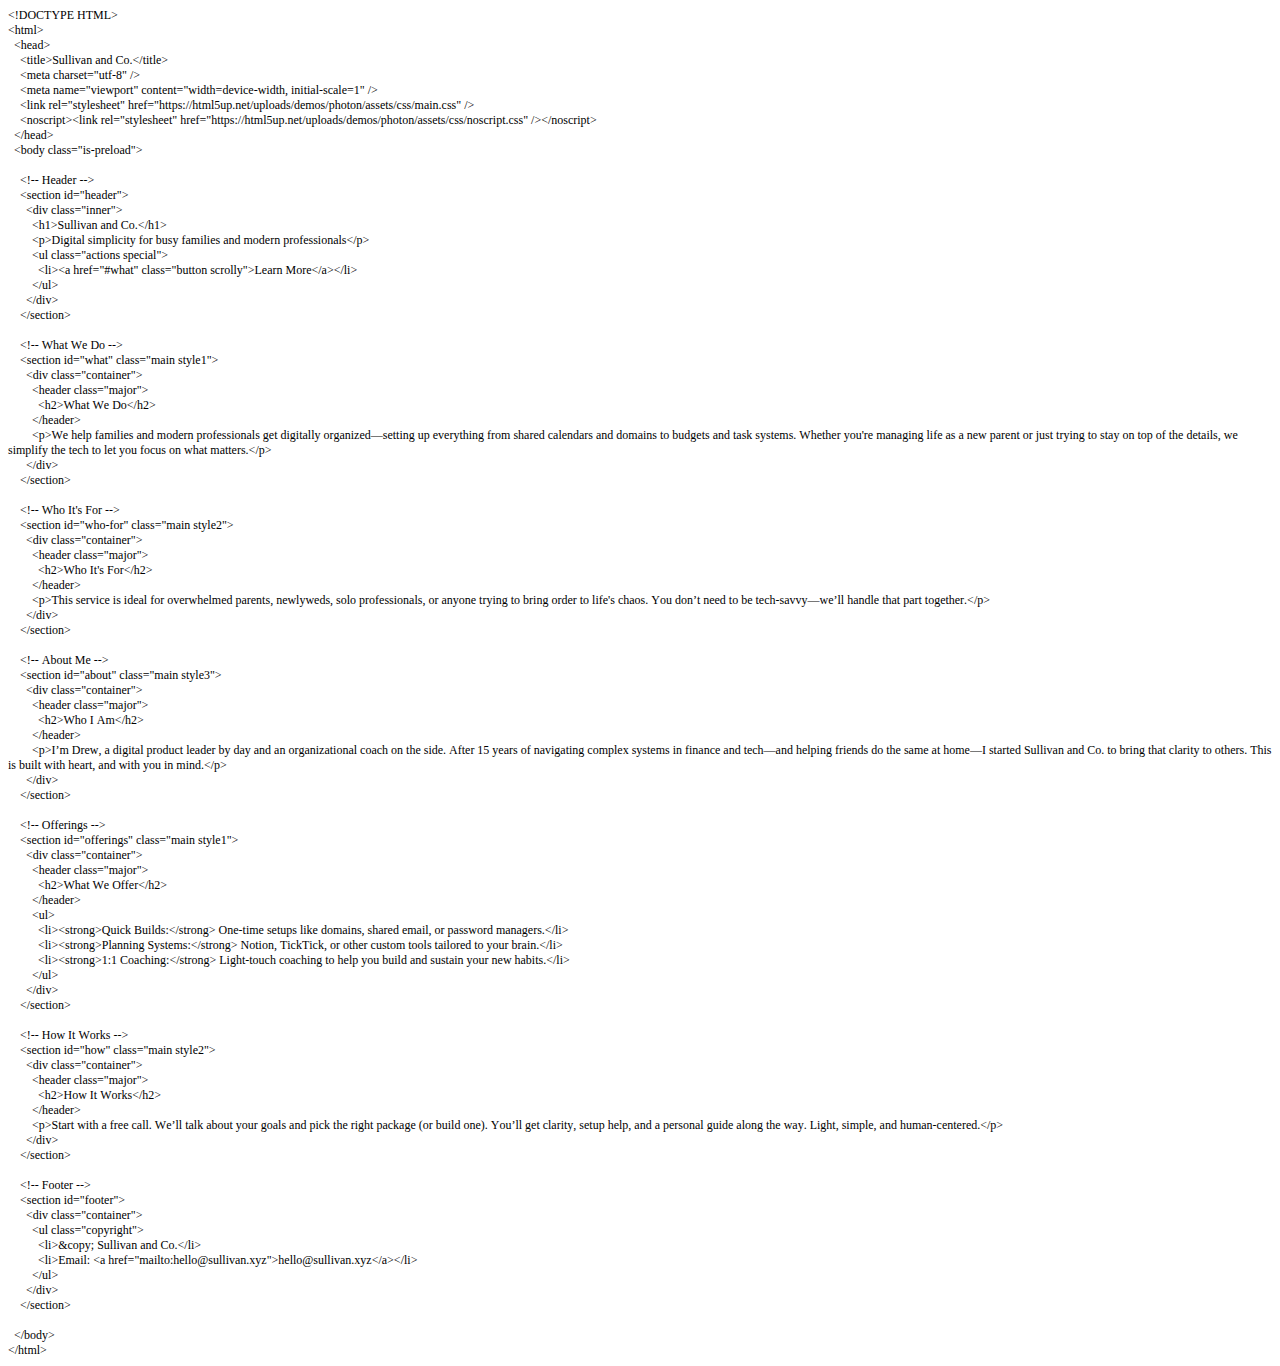
<file: html5up-ethereal/index.html>
<!DOCTYPE html PUBLIC "-//W3C//DTD HTML 4.01//EN" "http://www.w3.org/TR/html4/strict.dtd">
<html>
<head>
  <meta http-equiv="Content-Type" content="text/html; charset=utf-8">
  <meta http-equiv="Content-Style-Type" content="text/css">
  <title></title>
  <meta name="Generator" content="Cocoa HTML Writer">
  <meta name="CocoaVersion" content="2575.2">
  <style type="text/css">
    p.p1 {margin: 0.0px 0.0px 0.0px 0.0px; font: 12.0px Times; -webkit-text-stroke: #000000}
    p.p2 {margin: 0.0px 0.0px 0.0px 0.0px; font: 12.0px Times; -webkit-text-stroke: #000000; min-height: 14.0px}
    span.s1 {font-kerning: none}
  </style>
</head>
<body>
<p class="p1"><span class="s1">&lt;!DOCTYPE HTML&gt;</span></p>
<p class="p1"><span class="s1">&lt;html&gt;</span></p>
<p class="p1"><span class="s1"><span class="Apple-converted-space">  </span>&lt;head&gt;</span></p>
<p class="p1"><span class="s1"><span class="Apple-converted-space">    </span>&lt;title&gt;Sullivan and Co.&lt;/title&gt;</span></p>
<p class="p1"><span class="s1"><span class="Apple-converted-space">    </span>&lt;meta charset="utf-8" /&gt;</span></p>
<p class="p1"><span class="s1"><span class="Apple-converted-space">    </span>&lt;meta name="viewport" content="width=device-width, initial-scale=1" /&gt;</span></p>
<p class="p1"><span class="s1"><span class="Apple-converted-space">    </span>&lt;link rel="stylesheet" href="https://html5up.net/uploads/demos/photon/assets/css/main.css" /&gt;</span></p>
<p class="p1"><span class="s1"><span class="Apple-converted-space">    </span>&lt;noscript&gt;&lt;link rel="stylesheet" href="https://html5up.net/uploads/demos/photon/assets/css/noscript.css" /&gt;&lt;/noscript&gt;</span></p>
<p class="p1"><span class="s1"><span class="Apple-converted-space">  </span>&lt;/head&gt;</span></p>
<p class="p1"><span class="s1"><span class="Apple-converted-space">  </span>&lt;body class="is-preload"&gt;</span></p>
<p class="p2"><span class="s1"></span><br></p>
<p class="p1"><span class="s1"><span class="Apple-converted-space">    </span>&lt;!-- Header --&gt;</span></p>
<p class="p1"><span class="s1"><span class="Apple-converted-space">    </span>&lt;section id="header"&gt;</span></p>
<p class="p1"><span class="s1"><span class="Apple-converted-space">      </span>&lt;div class="inner"&gt;</span></p>
<p class="p1"><span class="s1"><span class="Apple-converted-space">        </span>&lt;h1&gt;Sullivan and Co.&lt;/h1&gt;</span></p>
<p class="p1"><span class="s1"><span class="Apple-converted-space">        </span>&lt;p&gt;Digital simplicity for busy families and modern professionals&lt;/p&gt;</span></p>
<p class="p1"><span class="s1"><span class="Apple-converted-space">        </span>&lt;ul class="actions special"&gt;</span></p>
<p class="p1"><span class="s1"><span class="Apple-converted-space">          </span>&lt;li&gt;&lt;a href="#what" class="button scrolly"&gt;Learn More&lt;/a&gt;&lt;/li&gt;</span></p>
<p class="p1"><span class="s1"><span class="Apple-converted-space">        </span>&lt;/ul&gt;</span></p>
<p class="p1"><span class="s1"><span class="Apple-converted-space">      </span>&lt;/div&gt;</span></p>
<p class="p1"><span class="s1"><span class="Apple-converted-space">    </span>&lt;/section&gt;</span></p>
<p class="p2"><span class="s1"></span><br></p>
<p class="p1"><span class="s1"><span class="Apple-converted-space">    </span>&lt;!-- What We Do --&gt;</span></p>
<p class="p1"><span class="s1"><span class="Apple-converted-space">    </span>&lt;section id="what" class="main style1"&gt;</span></p>
<p class="p1"><span class="s1"><span class="Apple-converted-space">      </span>&lt;div class="container"&gt;</span></p>
<p class="p1"><span class="s1"><span class="Apple-converted-space">        </span>&lt;header class="major"&gt;</span></p>
<p class="p1"><span class="s1"><span class="Apple-converted-space">          </span>&lt;h2&gt;What We Do&lt;/h2&gt;</span></p>
<p class="p1"><span class="s1"><span class="Apple-converted-space">        </span>&lt;/header&gt;</span></p>
<p class="p1"><span class="s1"><span class="Apple-converted-space">        </span>&lt;p&gt;We help families and modern professionals get digitally organized—setting up everything from shared calendars and domains to budgets and task systems. Whether you're managing life as a new parent or just trying to stay on top of the details, we simplify the tech to let you focus on what matters.&lt;/p&gt;</span></p>
<p class="p1"><span class="s1"><span class="Apple-converted-space">      </span>&lt;/div&gt;</span></p>
<p class="p1"><span class="s1"><span class="Apple-converted-space">    </span>&lt;/section&gt;</span></p>
<p class="p2"><span class="s1"></span><br></p>
<p class="p1"><span class="s1"><span class="Apple-converted-space">    </span>&lt;!-- Who It's For --&gt;</span></p>
<p class="p1"><span class="s1"><span class="Apple-converted-space">    </span>&lt;section id="who-for" class="main style2"&gt;</span></p>
<p class="p1"><span class="s1"><span class="Apple-converted-space">      </span>&lt;div class="container"&gt;</span></p>
<p class="p1"><span class="s1"><span class="Apple-converted-space">        </span>&lt;header class="major"&gt;</span></p>
<p class="p1"><span class="s1"><span class="Apple-converted-space">          </span>&lt;h2&gt;Who It's For&lt;/h2&gt;</span></p>
<p class="p1"><span class="s1"><span class="Apple-converted-space">        </span>&lt;/header&gt;</span></p>
<p class="p1"><span class="s1"><span class="Apple-converted-space">        </span>&lt;p&gt;This service is ideal for overwhelmed parents, newlyweds, solo professionals, or anyone trying to bring order to life's chaos. You don’t need to be tech-savvy—we’ll handle that part together.&lt;/p&gt;</span></p>
<p class="p1"><span class="s1"><span class="Apple-converted-space">      </span>&lt;/div&gt;</span></p>
<p class="p1"><span class="s1"><span class="Apple-converted-space">    </span>&lt;/section&gt;</span></p>
<p class="p2"><span class="s1"></span><br></p>
<p class="p1"><span class="s1"><span class="Apple-converted-space">    </span>&lt;!-- About Me --&gt;</span></p>
<p class="p1"><span class="s1"><span class="Apple-converted-space">    </span>&lt;section id="about" class="main style3"&gt;</span></p>
<p class="p1"><span class="s1"><span class="Apple-converted-space">      </span>&lt;div class="container"&gt;</span></p>
<p class="p1"><span class="s1"><span class="Apple-converted-space">        </span>&lt;header class="major"&gt;</span></p>
<p class="p1"><span class="s1"><span class="Apple-converted-space">          </span>&lt;h2&gt;Who I Am&lt;/h2&gt;</span></p>
<p class="p1"><span class="s1"><span class="Apple-converted-space">        </span>&lt;/header&gt;</span></p>
<p class="p1"><span class="s1"><span class="Apple-converted-space">        </span>&lt;p&gt;I’m Drew, a digital product leader by day and an organizational coach on the side. After 15 years of navigating complex systems in finance and tech—and helping friends do the same at home—I started Sullivan and Co. to bring that clarity to others. This is built with heart, and with you in mind.&lt;/p&gt;</span></p>
<p class="p1"><span class="s1"><span class="Apple-converted-space">      </span>&lt;/div&gt;</span></p>
<p class="p1"><span class="s1"><span class="Apple-converted-space">    </span>&lt;/section&gt;</span></p>
<p class="p2"><span class="s1"></span><br></p>
<p class="p1"><span class="s1"><span class="Apple-converted-space">    </span>&lt;!-- Offerings --&gt;</span></p>
<p class="p1"><span class="s1"><span class="Apple-converted-space">    </span>&lt;section id="offerings" class="main style1"&gt;</span></p>
<p class="p1"><span class="s1"><span class="Apple-converted-space">      </span>&lt;div class="container"&gt;</span></p>
<p class="p1"><span class="s1"><span class="Apple-converted-space">        </span>&lt;header class="major"&gt;</span></p>
<p class="p1"><span class="s1"><span class="Apple-converted-space">          </span>&lt;h2&gt;What We Offer&lt;/h2&gt;</span></p>
<p class="p1"><span class="s1"><span class="Apple-converted-space">        </span>&lt;/header&gt;</span></p>
<p class="p1"><span class="s1"><span class="Apple-converted-space">        </span>&lt;ul&gt;</span></p>
<p class="p1"><span class="s1"><span class="Apple-converted-space">          </span>&lt;li&gt;&lt;strong&gt;Quick Builds:&lt;/strong&gt; One-time setups like domains, shared email, or password managers.&lt;/li&gt;</span></p>
<p class="p1"><span class="s1"><span class="Apple-converted-space">          </span>&lt;li&gt;&lt;strong&gt;Planning Systems:&lt;/strong&gt; Notion, TickTick, or other custom tools tailored to your brain.&lt;/li&gt;</span></p>
<p class="p1"><span class="s1"><span class="Apple-converted-space">          </span>&lt;li&gt;&lt;strong&gt;1:1 Coaching:&lt;/strong&gt; Light-touch coaching to help you build and sustain your new habits.&lt;/li&gt;</span></p>
<p class="p1"><span class="s1"><span class="Apple-converted-space">        </span>&lt;/ul&gt;</span></p>
<p class="p1"><span class="s1"><span class="Apple-converted-space">      </span>&lt;/div&gt;</span></p>
<p class="p1"><span class="s1"><span class="Apple-converted-space">    </span>&lt;/section&gt;</span></p>
<p class="p2"><span class="s1"></span><br></p>
<p class="p1"><span class="s1"><span class="Apple-converted-space">    </span>&lt;!-- How It Works --&gt;</span></p>
<p class="p1"><span class="s1"><span class="Apple-converted-space">    </span>&lt;section id="how" class="main style2"&gt;</span></p>
<p class="p1"><span class="s1"><span class="Apple-converted-space">      </span>&lt;div class="container"&gt;</span></p>
<p class="p1"><span class="s1"><span class="Apple-converted-space">        </span>&lt;header class="major"&gt;</span></p>
<p class="p1"><span class="s1"><span class="Apple-converted-space">          </span>&lt;h2&gt;How It Works&lt;/h2&gt;</span></p>
<p class="p1"><span class="s1"><span class="Apple-converted-space">        </span>&lt;/header&gt;</span></p>
<p class="p1"><span class="s1"><span class="Apple-converted-space">        </span>&lt;p&gt;Start with a free call. We’ll talk about your goals and pick the right package (or build one). You’ll get clarity, setup help, and a personal guide along the way. Light, simple, and human-centered.&lt;/p&gt;</span></p>
<p class="p1"><span class="s1"><span class="Apple-converted-space">      </span>&lt;/div&gt;</span></p>
<p class="p1"><span class="s1"><span class="Apple-converted-space">    </span>&lt;/section&gt;</span></p>
<p class="p2"><span class="s1"></span><br></p>
<p class="p1"><span class="s1"><span class="Apple-converted-space">    </span>&lt;!-- Footer --&gt;</span></p>
<p class="p1"><span class="s1"><span class="Apple-converted-space">    </span>&lt;section id="footer"&gt;</span></p>
<p class="p1"><span class="s1"><span class="Apple-converted-space">      </span>&lt;div class="container"&gt;</span></p>
<p class="p1"><span class="s1"><span class="Apple-converted-space">        </span>&lt;ul class="copyright"&gt;</span></p>
<p class="p1"><span class="s1"><span class="Apple-converted-space">          </span>&lt;li&gt;&amp;copy; Sullivan and Co.&lt;/li&gt;</span></p>
<p class="p1"><span class="s1"><span class="Apple-converted-space">          </span>&lt;li&gt;Email: &lt;a href="mailto:hello@sullivan.xyz"&gt;hello@sullivan.xyz&lt;/a&gt;&lt;/li&gt;</span></p>
<p class="p1"><span class="s1"><span class="Apple-converted-space">        </span>&lt;/ul&gt;</span></p>
<p class="p1"><span class="s1"><span class="Apple-converted-space">      </span>&lt;/div&gt;</span></p>
<p class="p1"><span class="s1"><span class="Apple-converted-space">    </span>&lt;/section&gt;</span></p>
<p class="p2"><span class="s1"></span><br></p>
<p class="p1"><span class="s1"><span class="Apple-converted-space">  </span>&lt;/body&gt;</span></p>
<p class="p1"><span class="s1">&lt;/html&gt;</span></p>
</body>
</html>
</file>
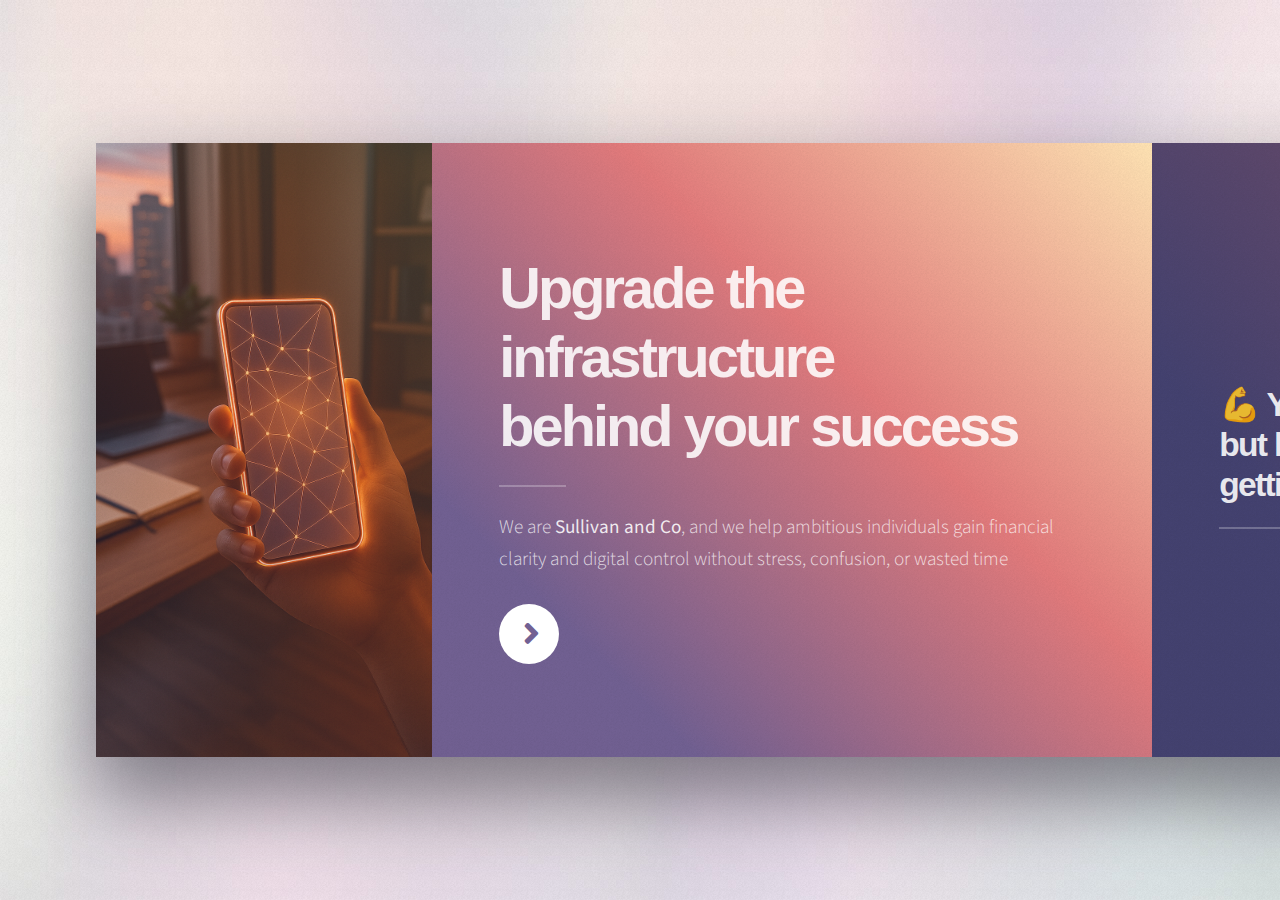
<file: sullivanAndCoV1.0/index.html>
<!DOCTYPE HTML>
<!--
	Sullivan and Co
	May 2025 
-->
<html>
	<head>
		<title>Sullivan and Co | Smarter Money. Stronger Systems. Lighter Living. </title>
		<meta charset="utf-8" />
		<meta name="viewport" content="width=device-width, initial-scale=1, user-scalable=no" />
		<link rel="stylesheet" href="assets/css/main.css" />
		<noscript><link rel="stylesheet" href="assets/css/noscript.css" /></noscript>
	</head>
	<body class="is-preload">

		<!-- Page Wrapper -->
			<div id="page-wrapper">

				<!-- Wrapper -->
					<div id="wrapper">

						<!-- Panel (Banner) -->
							<section class="panel banner right">
								<div class="content color0 span-3-75">
									<h1 class="major">Upgrade the infrastructure<br />
									behind your success</h1>
									<p>We are <strong>Sullivan and Co</strong>, and we help ambitious individuals gain financial clarity and digital control without stress, confusion, or wasted time</p>
									<ul class="actions">
										<li><a href="#first" class="button primary color1 circle icon solid fa-angle-right">Next</a></li>
									</ul>
								</div>
								<div class="image filtered span-1-75" data-position="25% 25%">
									<img src="images/phoneclarity.png" alt="" />
								</div>
							</section>

						<!-- Panel -->
							<section class="panel medium color4" id="first">
								<div class=" intro">
									<h2 class="major">💪 You're thriving, but life keeps getting bigger</h2>
								</div>
								<div class="inner span-6">
									<p>New goals, new adventures, new responsibilities. Don't let the structure around you <bold> stay stuck in the past </bold>. 
									<br><br>Financial stretch and digital overload aren't signs of failure. They are the burden of success. </p>
								</div>

							</section>

						<!-- Panel (Spotlight) -->
							<section class="panel small color3-alt center">
								<div class="intro span-8">
									<h2 class="major"> ✅ What You Can Expect</h2>
									<ul class="alt">
											<li>Clean, accessible digital spaces.</li>
											<li>Planning workflows that fit with life.</li>
											<li>Financial systems that give you confidence.</li>
											<li>Mental clarity on what matters most.</li>
									</ul>

								</div>

							</section>
						<!-- Panel -->
							<section class="panel color2">
								<div class="intro">
									<h2 class="major">🏗️ What We Build</h2>
									<p>Money, habits, and logistics aren’t separate. They’re the foundation you build everything else on.</p>
								</div>
								<div class="inner">
									<ul class="grid-icons two connected">
										<li><span class="icon"><a href ="#" class="button circle icon fa-gem">Icon</a></span></li>
										<li><span class="icon"><a href ="#" class="button circle icon fa-cog">Icon</a></span></li>
										<li><span class="icon"><a href ="#" class="button circle icon fa-paper-plane">Icon</a></span></li>
										<li><span class="icon"><a href ="#" class="button circle icon fa-chart-bar">Icon</a></span></li>
									</ul>
								</div>
							</section>



						<!-- Panel -->
							<section class="panel">
								<div class="intro color0">
									<h2 class="major"> 👤 Who We Are</h2>
									<p>I’m Drew, a NYC based digital product leader by day and a personal finance and organizational coach on the side. After 15 years working to move one of the world’s largest financial institutions from scattered  —and helping friends do the same—I started Sullivan and Co. to bring that clarity to others.</p>
								</div>
			
							</section>

						<!-- Panel -->
							<section class="panel color4-alt">
	

								
								<div class="inner columns divided">
									<div class="span-3-25">
										<div class="intro color4">
											<h2 class="major">👉 Ready to Take the First Step?</h2>
											<p>Schedule a complimentary discovery call where we'll dig into what's your mind before creating a custom blueprint and plan to tackle together.</p>
								

										<ul class="actions">								
											<li><a href="https://drewsullivan.notion.site/ebd/1e282286a11480a1be81dad99f5c7799" class="button primary">Get Started</a></li>
										</ul>

										</div>



									</div>
									<div class="span-1-5">
										<ul class="contact-icons color1">
											<li class="icon brands fa-linkedin"><a href="#">@drewsullivan</a></li>
											<li class="icon brands fa-snapchat-ghost"><a href="#">@untitled-tld</a></li>
											<li class="icon brands fa-instagram"><a href="#">@untitled-tld</a></li>
										</ul>
									</div>
								</div>
							</section>

				

						<!-- Copyright -->
							<div class="copyright">&copy; Untitled. Design: <a href="https://html5up.net">HTML5 UP</a>.</div>

					</div>

			</div>

		<!-- Scripts -->
			<script src="assets/js/jquery.min.js"></script>
			<script src="assets/js/browser.min.js"></script>
			<script src="assets/js/breakpoints.min.js"></script>
			<script src="assets/js/main.js"></script>

	</body>
</html>
</file>
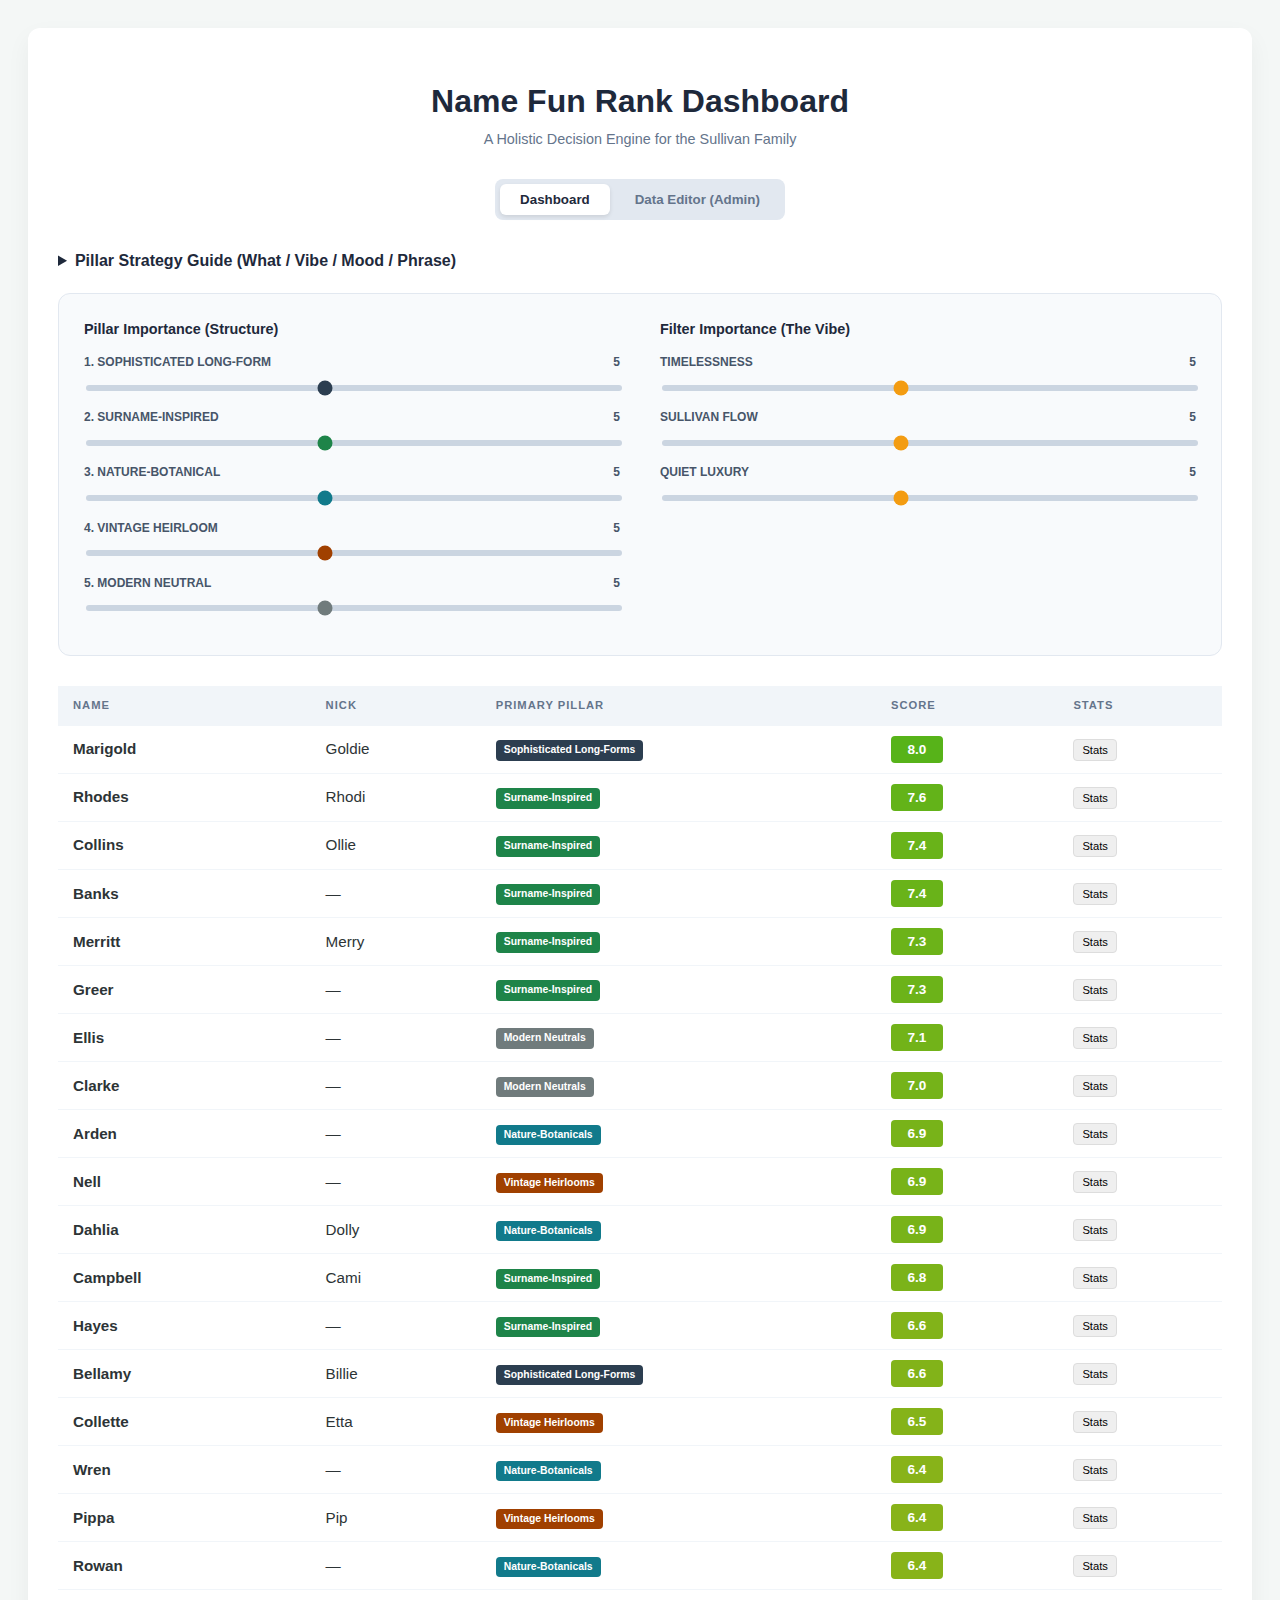
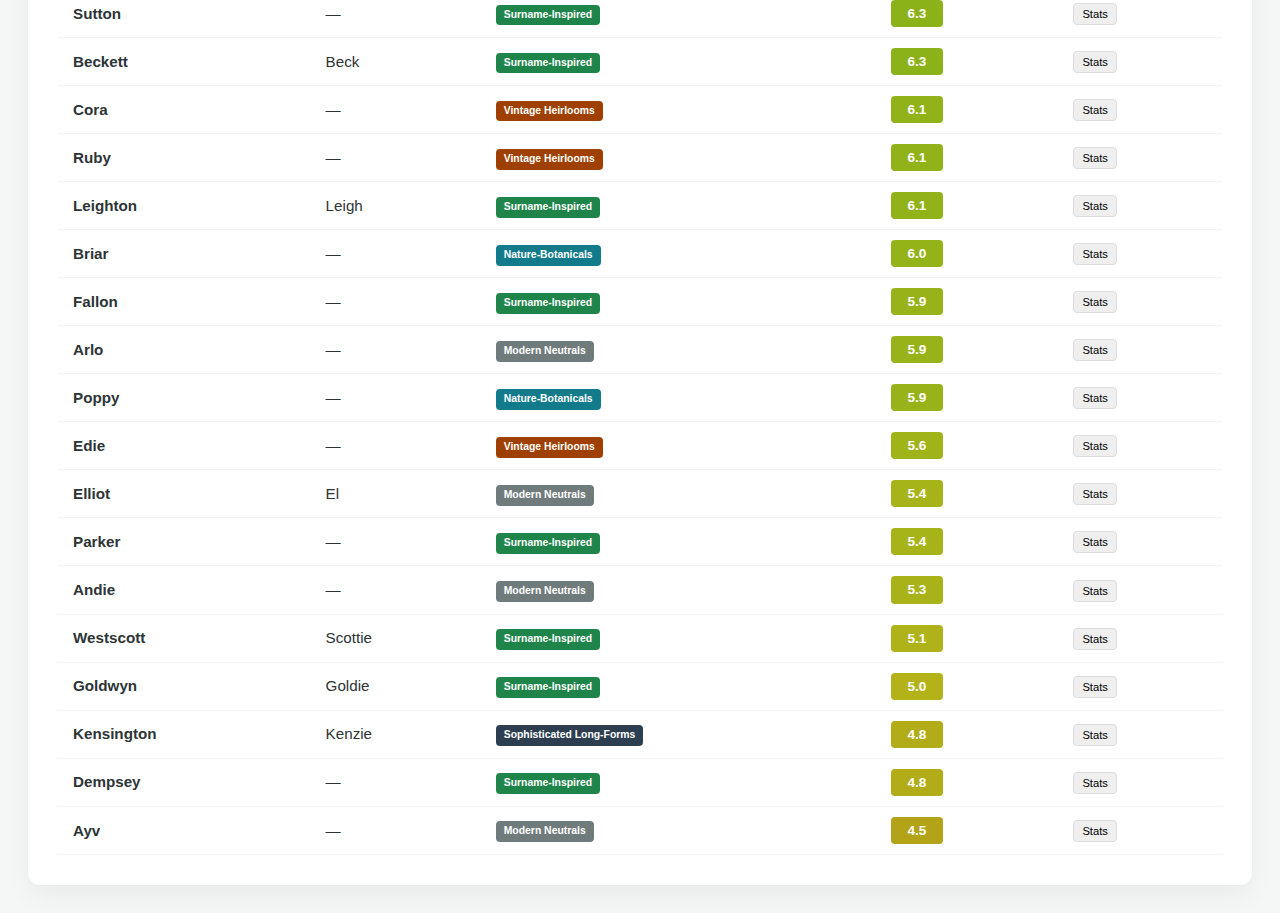
<file: nameTool.html>
<!DOCTYPE html>
<html lang="en">
<head>
    <meta charset="UTF-8">
    <meta name="viewport" content="width=device-width, initial-scale=1.0">
    <title>Name Fun Rank Dashboard</title>
    <style>
        :root {
            --p1-clr: #2c3e50; --p2-clr: #1e8449; --p3-clr: #117a8b; --p4-clr: #a04000; --p5-clr: #707b7c;
            --bg: #f4f7f6; --card: #ffffff; --text: #2d3436;
        }
        body { font-family: 'Inter', -apple-system, sans-serif; background: var(--bg); color: var(--text); padding: 20px; line-height: 1.4; }
        .container { max-width: 1300px; margin: 0 auto; background: white; padding: 30px; border-radius: 12px; box-shadow: 0 10px 25px rgba(0,0,0,0.05); }
        
        h1 { text-align: center; margin-bottom: 5px; font-weight: 800; color: #1e293b; }
        .subtitle { text-align: center; color: #64748b; margin-bottom: 30px; font-size: 0.9rem; }

        .tabs { display: flex; gap: 5px; margin-bottom: 25px; background: #e2e8f0; padding: 5px; border-radius: 8px; width: fit-content; margin: 0 auto 30px; }
        .tab { padding: 8px 20px; cursor: pointer; border: none; background: none; font-weight: 600; border-radius: 6px; color: #64748b; transition: 0.2s; }
        .tab.active { background: white; color: #1e293b; box-shadow: 0 2px 4px rgba(0,0,0,0.1); }

        .section { display: none; }
        .section.active { display: block; }

        /* Pillar Definitions Card */
        .def-container { display: grid; grid-template-columns: repeat(auto-fit, minmax(300px, 1fr)); gap: 15px; margin-bottom: 30px; }
        .def-card { background: #fff; padding: 20px; border-radius: 10px; border-left: 6px solid #ccc; box-shadow: 0 4px 6px rgba(0,0,0,0.02); border: 1px solid #edf2f7; border-left-width: 6px; }
        .def-card h4 { margin: 0 0 10px 0; font-size: 1rem; text-transform: uppercase; letter-spacing: 0.5px; }
        .def-card p { font-size: 0.85rem; margin: 8px 0; color: #4a5568; }
        .def-card b { color: #2d3748; }
        .def-card .phrase { font-style: italic; font-weight: 700; color: #1a202c; margin-top: 12px; padding-top: 10px; border-top: 1px solid #edf2f7; font-size: 0.95rem; }

        /* Sliders */
        .control-panel { display: grid; grid-template-columns: 1fr 1fr; gap: 40px; background: #f8fafc; padding: 25px; border-radius: 12px; margin-bottom: 30px; border: 1px solid #e2e8f0; }
        .slider-row { margin-bottom: 12px; }
        .slider-label { display: flex; justify-content: space-between; font-size: 0.75rem; font-weight: 800; margin-bottom: 4px; color: #475569; text-transform: uppercase; }
        input[type="range"] { width: 100%; height: 6px; border-radius: 5px; appearance: none; background: #cbd5e1; outline: none; }
        
        /* Table */
        table { width: 100%; border-collapse: collapse; margin-top: 10px; }
        th { background: #f1f5f9; text-align: left; padding: 12px 15px; font-size: 0.7rem; text-transform: uppercase; color: #64748b; letter-spacing: 1px; }
        td { padding: 10px 15px; border-bottom: 1px solid #f1f5f9; font-size: 0.95rem; }
        .score-pill { padding: 4px 10px; border-radius: 4px; color: white; font-weight: 800; font-size: 0.85rem; display: inline-block; min-width: 32px; text-align: center; }
        .pillar-tag { font-size: 0.65rem; font-weight: 800; padding: 3px 8px; border-radius: 4px; color: white; display: inline-block; }
        
        /* Stats Panel */
        .stats-grid { display: none; background: #fff; border: 1px solid #e2e8f0; border-top: none; }
        .stats-inner { padding: 20px; display: flex; flex-direction: column; gap: 15px; }
        .stats-row { display: grid; grid-template-columns: repeat(5, 1fr); gap: 10px; }
        .filter-row { display: grid; grid-template-columns: repeat(3, 1fr); gap: 10px; border-top: 1px dashed #cbd5e1; padding-top: 12px; }
        .stat-box { font-size: 0.7rem; color: #64748b; text-transform: uppercase; font-weight: 700; }
        .stat-box span { display: block; font-size: 1rem; color: #1e293b; margin-top: 2px; }

        /* Editor */
        .editor-table input { width: 45px; padding: 4px; border: 1px solid #cbd5e1; border-radius: 4px; text-align: center; font-size: 0.85rem; }
        .editor-table input[type="text"] { width: 110px; text-align: left; }
        .editor-table select { font-size: 0.75rem; padding: 2px; border: 1px solid #cbd5e1; border-radius: 4px; background: #fff; }
        .locked-p { font-size: 0.7rem; font-weight: 700; color: #64748b; background: #f1f5f9; padding: 4px 8px; border-radius: 4px; }
        .btn-sync { background: #1e293b; color: white; padding: 10px 20px; border-radius: 6px; border: none; cursor: pointer; font-weight: 700; float: right; margin-bottom: 10px; }
    </style>
</head>
<body>

<div class="container">
    <h1>Name Fun Rank Dashboard</h1>
    <div class="subtitle">A Holistic Decision Engine for the Sullivan Family</div>

    <div class="tabs">
        <button id="t-dash" class="tab active" onclick="showTab('dashboard')">Dashboard</button>
        <button id="t-edit" class="tab" onclick="showTab('editor')">Data Editor (Admin)</button>
    </div>

    <div id="dashboard" class="section active">
        <details>
            <summary style="font-weight:700; cursor:pointer; margin-bottom:20px; color:#1e293b">Pillar Strategy Guide (What / Vibe / Mood / Phrase)</summary>
            <div class="def-container" id="defContainer"></div>
        </details>

        <div class="control-panel">
            <div>
                <h3 style="margin:0 0 15px 0; font-size:0.9rem; color:#1e293b;">Pillar Importance (Structure)</h3>
                <div id="pillarSliders"></div>
            </div>
            <div>
                <h3 style="margin:0 0 15px 0; font-size:0.9rem; color:#1e293b;">Filter Importance (The Vibe)</h3>
                <div id="filterSliders"></div>
            </div>
        </div>

        <table>
            <thead>
                <tr>
                    <th>Name</th>
                    <th>Nick</th>
                    <th>Primary Pillar</th>
                    <th>Score</th>
                    <th>Stats</th>
                </tr>
            </thead>
            <tbody id="rankBody"></tbody>
        </table>
    </div>

    <div id="editor" class="section">
        <div style="overflow: hidden; margin-bottom: 10px;">
            <button class="btn-sync" onclick="syncData()">Sync & Update Rank List</button>
            <p style="font-size: 0.8rem; color:#64748b">Edit base scores (1-10) below. Pillar selection locks to the highest score unless there is a tie.</p>
        </div>
        <table class="editor-table">
            <thead>
                <tr>
                    <th>Name</th><th>Nick</th><th>Pillar</th>
                    <th>P1</th><th>P2</th><th>P3</th><th>P4</th><th>P5</th>
                    <th>Timeless</th><th>Flow</th><th>QL</th>
                    <th></th>
                </tr>
            </thead>
            <tbody id="editorBody"></tbody>
        </table>
        <button onclick="addRow()" style="margin-top:20px; padding:8px 15px; cursor:pointer;">+ Add Row</button>
    </div>
</div>

<script>
    const pillarDefs = [
        {id: 1, name: "Sophisticated Long-Forms", clr: "#2c3e50", what: "Multi-syllabic, historically established first names with a rhythmic cadence.", vibe: "A stately, anchored name that provides a sense of stature and authority while still offering clippable nicknames.", mood: "Substantial, Regal, Melodic", phrase: "The Grand Protagonist."},
        {id: 2, name: "Surname-Inspired", clr: "#1e8449", what: "Tailored, patronymic, or occupational family names repurposed as given names.", vibe: "A polished, 'legacy-driven' choice that suggests a heritage of influence and a strong established backbone.", mood: "Tailored, Preppy, Elite", phrase: "The Distinguished Heir."},
        {id: 3, name: "Nature-Botanicals", clr: "#117a8b", what: "Nouns derived from the natural world that feel curated and intentional.", vibe: "An organic yet high-end choice that suggest an innate style and a clean but not crunchy connection to the world.", mood: "Chic, Luminous, Effortless", phrase: "The Sophisticated Original."},
        {id: 4, name: "Vintage Heirlooms", clr: "#a04000", what: "Classic names or established diminutives popular in the late 19th/early 20th century.", vibe: "A high-personality choice that balances historic charm with a spunky, approachable energy.", mood: "Warm, Spirited, Classic-Cool", phrase: "The Country Club Firecracker."},
        {id: 5, name: "Modern Neutrals", clr: "#707b7c", what: "Sleek, fresh names with no clear gender bias that have gained prominence without being trendy.", vibe: "A sharp, no-nonsense choice that emphasizes clean, functional elegance and a lack of unnecessary frills.", mood: "Crisp, Kinetic, Fluent", phrase: "The Minimalist Vanguard."}
    ];

    // THE FULL LIST (36 Names)
    let nameData = [
        {n:"Marigold", nk:"Goldie", s:[10,5,9,8,4,9,10,9], p:1},
        {n:"Ellis", nk:"—", s:[4,6,5,4,10,9,10,9], p:5},
        {n:"Collins", nk:"Ollie", s:[5,10,4,4,8,8,10,10], p:2},
        {n:"Merritt", nk:"Merry", s:[5,10,4,4,9,9,8,9], p:2},
        {n:"Rhodes", nk:"Rhodi", s:[5,10,6,4,8,9,9,10], p:2},
        {n:"Banks", nk:"—", s:[4,10,5,4,9,7,10,10], p:2},
        {n:"Greer", nk:"—", s:[4,10,4,4,8,9,9,10], p:2},
        {n:"Clarke", nk:"—", s:[3,7,4,4,10,10,9,9], p:5},
        {n:"Arden", nk:"—", s:[4,6,10,4,7,8,8,8], p:3},
        {n:"Hayes", nk:"—", s:[3,10,5,4,8,7,8,8], p:2},
        {n:"Nell", nk:"—", s:[4,4,4,10,6,10,9,8], p:4},
        {n:"Wren", nk:"—", s:[3,4,10,4,7,7,8,8], p:3},
        {n:"Pippa", nk:"Pip", s:[4,4,5,10,5,7,9,7], p:4},
        {n:"Campbell", nk:"Cami", s:[4,10,4,5,7,8,8,8], p:2},
        {n:"Sutton", nk:"—", s:[3,10,4,4,8,6,7,8], p:2},
        {n:"Bellamy", nk:"Billie", s:[10,6,4,5,5,7,9,7], p:1},
        {n:"Beckett", nk:"Beck", s:[4,10,4,4,7,6,8,7], p:2},
        {n:"Dahlia", nk:"Dolly", s:[8,4,10,6,4,8,8,7], p:3},
        {n:"Rowan", nk:"—", s:[3,6,10,4,7,7,8,6], p:3},
        {n:"Cora", nk:"—", s:[4,3,4,10,4,10,8,6], p:4},
        {n:"Ruby", nk:"—", s:[4,3,4,10,4,10,8,6], p:4},
        {n:"Leighton", nk:"Leigh", s:[4,10,4,4,8,5,7,7], p:2},
        {n:"Fallon", nk:"—", s:[4,10,4,4,6,6,7,6], p:2},
        {n:"Briar", nk:"—", s:[3,5,10,5,6,6,7,6], p:3},
        {n:"Arlo", nk:"—", s:[3,5,6,5,10,6,7,5], p:5},
        {n:"Poppy", nk:"—", s:[3,4,10,8,4,5,8,5], p:3},
        {n:"Collette", nk:"Etta", s:[7,4,4,10,4,9,7,7], p:4},
        {n:"Edie", nk:"—", s:[4,3,4,10,5,6,8,5], p:4},
        {n:"Andie", nk:"—", s:[3,4,4,5,10,4,8,4], p:5},
        {n:"Elliot", nk:"El", s:[4,5,4,4,10,5,7,4], p:5},
        {n:"Parker", nk:"—", s:[3,10,4,4,7,4,7,4], p:2},
        {n:"Westscott", nk:"Scottie", s:[4,10,4,4,5,4,6,4], p:2},
        {n:"Kensington", nk:"Kenzie", s:[10,6,4,4,4,3,4,3], p:1},
        {n:"Dempsey", nk:"—", s:[3,10,4,4,5,3,6,3], p:2},
        {n:"Goldwyn", nk:"Goldie", s:[5,10,4,6,4,3,5,3], p:2},
        {n:"Ayv", nk:"—", s:[3,3,6,4,10,1,6,3], p:5}
    ];

    const w = { p1:5, p2:5, p3:5, p4:5, p5:5, t:5, f:5, ql:5 };

    function init() {
        renderDefs();
        renderSliders();
        renderEditor();
        calc();
    }

    function renderDefs() {
        document.getElementById('defContainer').innerHTML = pillarDefs.map(d => `
            <div class="def-card" style="border-color:${d.clr}">
                <h4 style="color:${d.clr}">${d.name}</h4>
                <p><b>What:</b> ${d.what}</p>
                <p><b>Vibe:</b> ${d.vibe}</p>
                <p><b>Mood:</b> ${d.mood}</p>
                <div class="phrase">${d.phrase}</div>
            </div>
        `).join('');
    }

    function renderSliders() {
        const labels = {p1:"1. Sophisticated Long-Form", p2:"2. Surname-Inspired", p3:"3. Nature-Botanical", p4:"4. Vintage Heirloom", p5:"5. Modern Neutral", t:"Timelessness", f:"Sullivan Flow", ql:"Quiet Luxury"};
        const colors = [pillarDefs[0].clr, pillarDefs[1].clr, pillarDefs[2].clr, pillarDefs[3].clr, pillarDefs[4].clr, "#f39c12", "#f39c12", "#f39c12"];
        const keys = Object.keys(w);
        
        document.getElementById('pillarSliders').innerHTML = keys.slice(0,5).map((k,i) => sliderHTML(k, labels[k], colors[i])).join('');
        document.getElementById('filterSliders').innerHTML = keys.slice(5).map((k,i) => sliderHTML(k, labels[k], colors[i+5])).join('');
    }

    function sliderHTML(id, label, clr) {
        return `<div class="slider-row"><div class="slider-label"><span>${label}</span><span id="v_${id}">5</span></div>
                <input type="range" id="in_${id}" min="1" max="10" value="5" oninput="upW('${id}', this.value)" style="accent-color:${clr}"></div>`;
    }

    function upW(id, v) { w[id] = parseInt(v); document.getElementById(`v_${id}`).innerText = v; calc(); }

    function getHsl(score) { return `hsl(${(score * 12)}, 75%, 40%)`; }

    function calc() {
        const tw = Object.values(w).reduce((a,b)=>a+b,0);
        const res = nameData.map((d, i) => {
            const sum = (d.s[0]*w.p1)+(d.s[1]*w.p2)+(d.s[2]*w.p3)+(d.s[3]*w.p4)+(d.s[4]*w.p5)+(d.s[5]*w.t)+(d.s[6]*w.f)+(d.s[7]*w.ql);
            return {...d, score: (sum/tw).toFixed(1), id: i};
        }).sort((a,b) => b.score - a.score);
        renderDash(res);
    }

    function renderDash(list) {
        document.getElementById('rankBody').innerHTML = list.map(d => {
            const p = pillarDefs.find(pd => pd.id === d.p);
            return `<tr><td style="font-weight:700">${d.n}</td><td>${d.nk}</td><td><span class="pillar-tag" style="background:${p.clr}">${p.name}</span></td>
                    <td><span class="score-pill" style="background:${getHsl(d.score)}">${d.score}</span></td>
                    <td><button onclick="toggle(${d.id})" style="cursor:pointer; font-size:0.7rem; padding:4px 8px; border:1px solid #ddd; border-radius:4px;">Stats</button></td></tr>
                    <tr id="s-${d.id}" class="stats-grid"><td colspan="5"><div class="stats-inner">
                    <div class="stats-row">${d.s.slice(0,5).map((s,i)=>`<div class="stat-box">${pillarDefs[i].name.split(' ')[0]}<span>${s}</span></div>`).join('')}</div>
                    <div class="filter-row"><div class="stat-box">Timeless<span>${d.s[5]}</span></div><div class="stat-box">Flow<span>${d.s[6]}</span></div><div class="stat-box">Luxury<span>${d.s[7]}</span></div></div>
                    </div></td></tr>`;
        }).join('');
    }

    function toggle(id) { const el = document.getElementById(`s-${id}`); el.style.display = (el.style.display==='table-row')?'none':'table-row'; }

    // EDITOR & SMART LOCK
    function renderEditor() {
        document.getElementById('editorBody').innerHTML = nameData.map((d, i) => {
            const maxVal = Math.max(...d.s.slice(0,5));
            const ties = d.s.slice(0,5).filter(x => x === maxVal).length;
            let pCell = '';
            
            if (ties > 1) {
                pCell = `<select onchange="nameData[${i}].p = parseInt(this.value)">` + 
                    d.s.slice(0,5).map((s, si) => s === maxVal ? `<option value="${si+1}" ${d.p === si+1 ? 'selected' : ''}>${pillarDefs[si].name}</option>` : '').join('') + `</select>`;
            } else {
                const autoP = d.s.slice(0,5).indexOf(maxVal) + 1;
                nameData[i].p = autoP;
                pCell = `<span class="locked-p">${pillarDefs[autoP-1].name}</span>`;
            }

            return `<tr><td><input type="text" value="${d.n}" onchange="nameData[${i}].n=this.value"></td>
                    <td><input type="text" value="${d.nk}" onchange="nameData[${i}].nk=this.value"></td>
                    <td>${pCell}</td>
                    ${d.s.map((s, si) => `<td><input type="number" value="${s}" onchange="nameData[${i}].s[${si}]=parseInt(this.value); renderEditor();"></td>`).join('')}
                    <td><button onclick="nameData.splice(${i},1); renderEditor();" style="color:red; border:none; background:none; cursor:pointer;">X</button></td></tr>`;
        }).join('');
    }

    function addRow() { nameData.push({n:"New Name", nk:"—", s:[5,5,5,5,5,5,5,5], p:2}); renderEditor(); }
    
    function showTab(id) {
        document.querySelectorAll('.tab').forEach(t => t.classList.remove('active'));
        document.querySelectorAll('.section').forEach(s => s.classList.remove('active'));
        document.getElementById(id).classList.add('active');
        document.getElementById(id === 'dashboard' ? 't-dash' : 't-edit').classList.add('active');
    }

    function syncData() { calc(); showTab('dashboard'); }

    init();
</script>
</body>
</html>
</file>
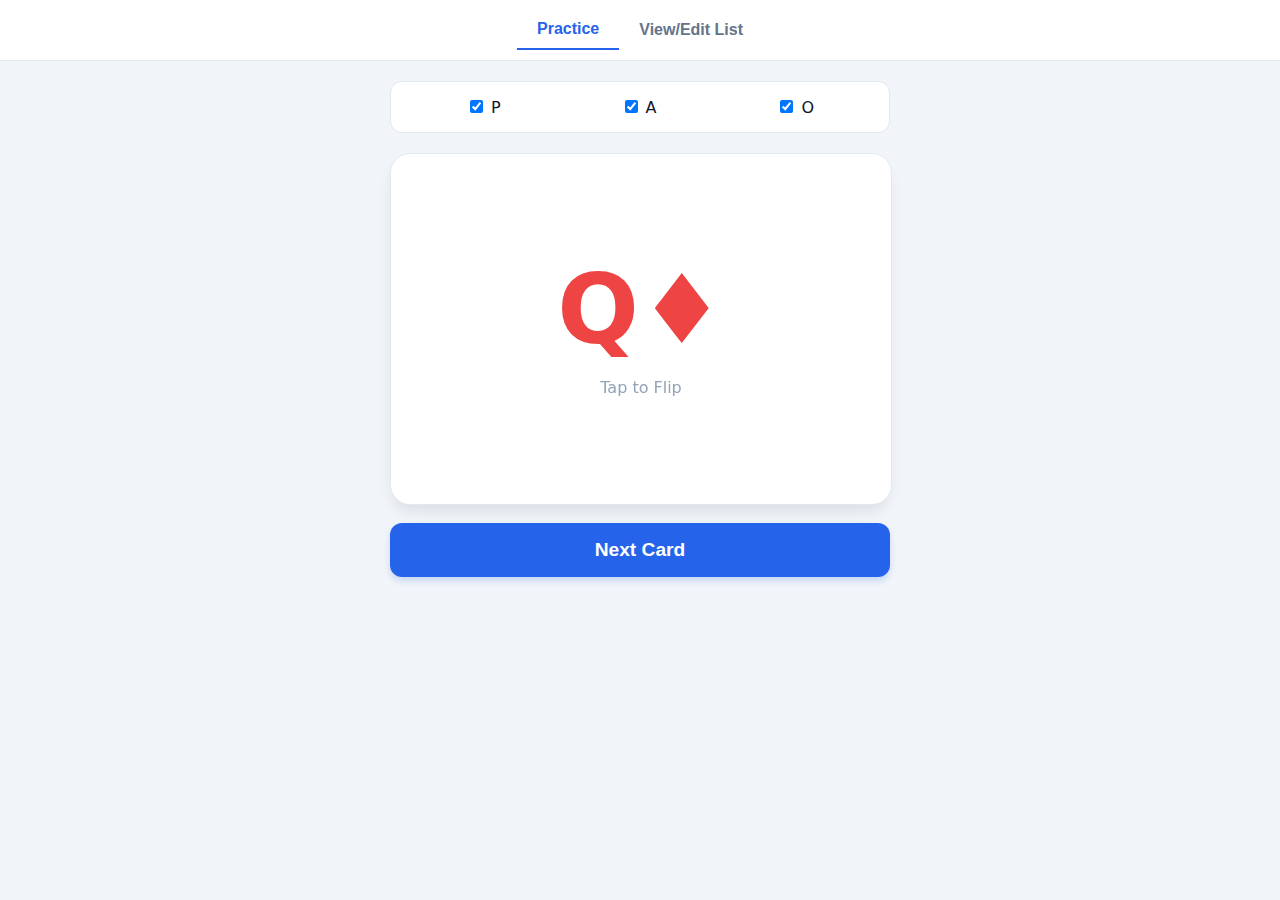
<file: PAO.html>
<!DOCTYPE html>
<html lang="en">
<head>
    <meta charset="UTF-8">
    <meta name="viewport" content="width=device-width, initial-scale=1.0">
    <title>PAO Master Trainer</title>
    <style>
        :root { --primary: #2563eb; --bg: #f1f5f9; --card-bg: #ffffff; --text: #0f172a; }
        body { font-family: -apple-system, system-ui, sans-serif; background-color: var(--bg); color: var(--text); margin: 0; display: flex; flex-direction: column; align-items: center; min-height: 100vh; }
        nav { width: 100%; background: #fff; display: flex; justify-content: center; border-bottom: 1px solid #e2e8f0; padding: 10px 0; position: sticky; top: 0; z-index: 10; }
        nav button { background: none; border: none; padding: 10px 20px; font-size: 16px; cursor: pointer; font-weight: 600; color: #64748b; }
        nav button.active { color: var(--primary); border-bottom: 2px solid var(--primary); }
        .container { width: 95%; max-width: 500px; margin: 20px auto; text-align: center; }
        .hidden { display: none !important; }
        .card-container { perspective: 1000px; height: 350px; margin-bottom: 20px; cursor: pointer; -webkit-tap-highlight-color: transparent; }
        .card { position: relative; width: 100%; height: 100%; text-align: center; transition: transform 0.5s; transform-style: preserve-3d; box-shadow: 0 10px 15px -3px rgba(0,0,0,0.1); border-radius: 20px; }
        .card.is-flipped { transform: rotateY(180deg); }
        .card-face { position: absolute; width: 100%; height: 100%; backface-visibility: hidden; display: flex; flex-direction: column; justify-content: center; align-items: center; border-radius: 20px; background: var(--card-bg); border: 1px solid #e2e8f0; }
        .card-back { transform: rotateY(180deg); padding: 20px; box-sizing: border-box; }
        .suit-red { color: #ef4444; }
        .suit-black { color: #1e293b; }
        .card-rank { font-size: 6rem; font-weight: 800; line-height: 1; }
        .pao-row { margin: 10px 0; font-size: 1.1rem; text-align: left; width: 80%; }
        .pao-label { font-weight: bold; color: var(--primary); font-size: 0.8rem; text-transform: uppercase; display: block; }
        .controls { background: white; padding: 15px; border-radius: 12px; margin-bottom: 20px; border: 1px solid #e2e8f0; display: flex; justify-content: space-around; }
        .action-btn { background: var(--primary); color: white; border: none; padding: 16px; border-radius: 12px; font-size: 1.2rem; font-weight: bold; width: 100%; cursor: pointer; box-shadow: 0 4px 6px rgba(37, 99, 235, 0.2); }
        .hint { font-size: 0.9rem; color: #64748b; font-style: italic; margin-top: 15px; }
        .edit-row { background: white; padding: 10px; margin-bottom: 10px; border-radius: 8px; border: 1px solid #e2e8f0; text-align: left; }
        .edit-row input { width: 90%; margin: 5px 0; padding: 8px; border: 1px solid #cbd5e1; border-radius: 4px; display: block; }
    </style>
</head>
<body>

<nav>
    <button id="nav-practice" class="active" onclick="showTab('practice')">Practice</button>
    <button id="nav-edit" onclick="showTab('edit')">View/Edit List</button>
</nav>

<div id="practice-tab" class="container">
    <div class="controls">
        <label><input type="checkbox" id="showP" checked> P</label>
        <label><input type="checkbox" id="showA" checked> A</label>
        <label><input type="checkbox" id="showO" checked> O</label>
    </div>

    <div class="card-container" onclick="this.querySelector('.card').classList.toggle('is-flipped')">
        <div class="card" id="main-card">
            <div class="card-face">
                <div id="card-front-val" class="card-rank">?</div>
                <div style="margin-top:20px; color:#94a3b8">Tap to Flip</div>
            </div>
            <div class="card-face card-back" id="card-back-val"></div>
        </div>
    </div>

    <button class="action-btn" onclick="drawCard()">Next Card</button>
</div>

<div id="edit-tab" class="container hidden">
    <button class="action-btn" style="margin-bottom:20px" onclick="saveToLocal()">Save Changes to this Device</button>
    <div id="editor-container"></div>
</div>

<script>
    const masterPAO = {
        // SPADES: Sports
        "A♠": {p:"Tom Brady", a:"throwing", o:"football", h:"Goat"},
        "2♠": {p:"Michael Phelps", a:"swimming", o:"goggles", h:"2nd goat? Arms?"},
        "3♠": {p:"Steph Curry", a:"deep launching", o:"basketball", h:"3 pointer"},
        "4♠": {p:"Tiger Woods", a:"swinging", o:"golf club", h:"Fore"},
        "5♠": {p:"Roger Federer", a:"backhand slicing", o:"racquet", h:"(F)ive and (F)ederer"},
        "6♠": {p:"Lionel Messi", a:"nutmegging", o:"soccer ball", h:"6 sided ball"},
        "7♠": {p:"Helio Castroneves", a:"climbing fence", o:"checkered flag", h:"His number in your head"},
        "8♠": {p:"Jalen Hurts", a:"tush pushing", o:"helmet", h:"(E)ight (E)agles"},
        "9♠": {p:"Bryce Harper", a:"flipping", o:"baseball bat", h:"Innings"},
        "10♠": {p:"Floyd Mayweather", a:"jabbing", o:"boxing glove", h:"Scorecard"},
        "J♠": {p:"Joey Chestnut", a:"stuffing", o:"hot dog", h:"J man"},
        "Q♠": {p:"Serena Williams", a:"overhead tossing", o:"tennis ball", h:"Queen"},
        "K♠": {p:"Lebron James", a:"blocking shot", o:"backboard", h:"King"},
        // HEARTS: Culture
        "A♥": {p:"George Clooney", a:"sipping", o:"whiskey", h:"Your Ace"},
        "2♥": {p:"Tom Cruise", a:"sprinting", o:"fighter jet", h:"A list star"},
        "3♥": {p:"Will Smith", a:"eating", o:"spaghetti", h:"Action star"},
        "4♥": {p:"Steve Carell", a:"yelling", o:"coffee mug", h:"Movie and Tv star"},
        "5♥": {p:"Jeff Probst", a:"snuffing", o:"tiki torch", h:"Tv male"},
        "6♥": {p:"Lisa Vanderpump", a:"petting", o:"toy dog", h:"Reality TV"},
        "7♥": {p:"Sofia Vergara", a:"ordering", o:"baby cheese", h:"Regal TV"},
        "8♥": {p:"Ariana Grande", a:"belting", o:"fairy wand", h:"Drama classy"},
        "9♥": {p:"Eminem", a:"rapping", o:"microphone", h:"Wanna be music"},
        "10♥": {p:"Bruno Mars", a:"drumming", o:"bass drum", h:"Modern male music"},
        "J♥": {p:"Elton John", a:"jamming", o:"piano", h:"Talented music"},
        "Q♥": {p:"Lady Gaga", a:"dancing", o:"monster costume", h:"Over top music queen"},
        "K♥": {p:"Elvis Presley", a:"raising hands", o:"jeweled cape", h:"Iconic king"},
        // CLUBS: Characters
        "A♣": {p:"Harry Potter", a:"catching", o:"golden snitch", h:"Your icon character"},
        "2♣": {p:"Gandalf", a:"slamming", o:"staff", h:"Fantasy book"},
        "3♣": {p:"Sherlock Holmes", a:"spotlighting", o:"magnifying glass", h:"Classic book"},
        "4♣": {p:"Batman", a:"bataranging", o:"grappling hook", h:"Classic character"},
        "5♣": {p:"Scooby Doo", a:"sniffing", o:"giant sandwich", h:"Mystery cartoon"},
        "6♣": {p:"Spongebob", a:"flipping", o:"spatula", h:"Saturday cartoon"},
        "7♣": {p:"Pikachu", a:"zapping", o:"lightning bolt", h:"Yellow kids character"},
        "8♣": {p:"Mario", a:"jumping", o:"power flower", h:"Game character"},
        "9♣": {p:"Homer Simpson", a:"eating", o:"donut", h:"90s character"},
        "10♣": {p:"Grinch", a:"sledding", o:"christmas tree", h:"Rude men"},
        "J♣": {p:"Buzz Lightyear", a:"blasting", o:"laser", h:"Childhood memory"},
        "Q♣": {p:"Jasmine", a:"soaring", o:"magic carpet", h:"Disney queen"},
        "K♣": {p:"Darth Vader", a:"dueling", o:"red lightsaber", h:"Disney king"},
        // DIAMONDS: Gems
        "A♦": {p:"Barack Obama", a:"speaking", o:"presidential podium", h:"Your ace icon"},
        "2♦": {p:"Abraham Lincoln", a:"tipping", o:"top hat", h:"Civil rights president"},
        "3♦": {p:"George Washington", a:"paddling", o:"wooden rowboat", h:"Mount rushmore"},
        "4♦": {p:"Ben Franklin", a:"flying", o:"kite with key", h:"Revolutionary era"},
        "5♦": {p:"Nikola Tesla", a:"electrifying", o:"coil tower", h:"Inventor"},
        "6♦": {p:"Albert Einstein", a:"writing equations", o:"chalkboard", h:"War era smart"},
        "7♦": {p:"Stephen Hawking", a:"typing", o:"talking computer", h:"Genius"},
        "8♦": {p:"Neil Armstrong", a:"moonwalking", o:"spacesuit", h:"Space explore"},
        "9♦": {p:"Elon Musk", a:"launching", o:"rocket", h:"Space mogul"},
        "10♦": {p:"Steve Jobs", a:"presenting", o:"iPhone", h:"Cult mogul"},
        "J♦": {p:"Martha Stewart", a:"arranging", o:"flowers", h:"2000s success"},
        "Q♦": {p:"Oprah", a:"giving away", o:"cars", h:"Female success"},
        "K♦": {p:"MLK", a:"marching", o:"bridge", h:"AA king"}
    };

    let activeData = {};

    function init() {
        const saved = localStorage.getItem('pao_user_data');
        activeData = saved ? JSON.parse(saved) : JSON.parse(JSON.stringify(masterPAO));
        drawCard();
    }

    function showTab(tab) {
        document.getElementById('practice-tab').classList.toggle('hidden', tab !== 'practice');
        document.getElementById('edit-tab').classList.toggle('hidden', tab !== 'edit');
        document.getElementById('nav-practice').classList.toggle('active', tab === 'practice');
        document.getElementById('nav-edit').classList.toggle('active', tab === 'edit');
        if(tab === 'edit') renderEditor();
    }

    function drawCard() {
        const deck = Object.keys(activeData);
        const cardKey = deck[Math.floor(Math.random() * deck.length)];
        const data = activeData[cardKey];
        const isRed = cardKey.includes('♥') || cardKey.includes('♦');
        
        document.getElementById('main-card').classList.remove('is-flipped');
        document.getElementById('card-front-val').innerHTML = `<span class="${isRed?'suit-red':'suit-black'}">${cardKey}</span>`;

        let html = '';
        if(document.getElementById('showP').checked) html += `<div class="pao-row"><span class="pao-label">Person</span>${data.p}</div>`;
        if(document.getElementById('showA').checked) html += `<div class="pao-row"><span class="pao-label">Action</span>${data.a}</div>`;
        if(document.getElementById('showO').checked) html += `<div class="pao-row"><span class="pao-label">Object</span>${data.o}</div>`;
        html += `<div class="hint">${data.h}</div>`;
        
        document.getElementById('card-back-val').innerHTML = html;
    }

    function renderEditor() {
        const container = document.getElementById('editor-container');
        container.innerHTML = '<h2>Your PAO List</h2>';
        Object.keys(activeData).forEach(key => {
            const div = document.createElement('div');
            div.className = 'edit-row';
            div.innerHTML = `<strong>${key}</strong>
                <input type="text" value="${activeData[key].p}" oninput="updateItem('${key}','p',this.value)">
                <input type="text" value="${activeData[key].a}" oninput="updateItem('${key}','a',this.value)">
                <input type="text" value="${activeData[key].o}" oninput="updateItem('${key}','o',this.value)">`;
            container.appendChild(div);
        });
    }

    function updateItem(k, field, val) { activeData[k][field] = val; }
    function saveToLocal() { localStorage.setItem('pao_user_data', JSON.stringify(activeData)); alert('Saved to this device!'); }

    init();
</script>
</body>
</html>
</file>
<file: sullivanAndCoV1.0/assets/css/noscript.css>
/*
	Ethereal by HTML5 UP
	html5up.net | @ajlkn
	Free for personal and commercial use under the CCA 3.0 license (html5up.net/license)
*/

/* Page */

	body {
		overflow-x: scroll;
	}

/* Wrapper */

	body.is-preload #wrapper {
		-moz-transform: none;
		-webkit-transform: none;
		-ms-transform: none;
		transform: none;
		opacity: 1;
	}
</file>
<file: sullivanAndCoV1.0/assets/css/main.css>
@import url(fontawesome-all.min.css);
@import url("https://fonts.googleapis.com/css?family=Source+Sans+Pro:300,400,300i,400i");

/*
	Ethereal by HTML5 UP
	html5up.net | @ajlkn
	Free for personal and commercial use under the CCA 3.0 license (html5up.net/license)
*/

html, body, div, span, applet, object,
iframe, h1, h2, h3, h4, h5, h6, p, blockquote,
pre, a, abbr, acronym, address, big, cite,
code, del, dfn, em, img, ins, kbd, q, s, samp,
small, strike, strong, sub, sup, tt, var, b,
u, i, center, dl, dt, dd, ol, ul, li, fieldset,
form, label, legend, table, caption, tbody,
tfoot, thead, tr, th, td, article, aside,
canvas, details, embed, figure, figcaption,
footer, header, hgroup, menu, nav, output, ruby,
section, summary, time, mark, audio, video {
	margin: 0;
	padding: 0;
	border: 0;
	font-size: 100%;
	font: inherit;
	vertical-align: baseline;}

article, aside, details, figcaption, figure,
footer, header, hgroup, menu, nav, section {
	display: block;}

body {
	line-height: 1;
}

ol, ul {
	list-style: none;
}

blockquote, q {
	quotes: none;
}

	blockquote:before, blockquote:after, q:before, q:after {
		content: '';
		content: none;
	}

table {
	border-collapse: collapse;
	border-spacing: 0;
}

body {
	-webkit-text-size-adjust: none;
}

mark {
	background-color: transparent;
	color: inherit;
}

input::-moz-focus-inner {
	border: 0;
	padding: 0;
}

input, select, textarea {
	-moz-appearance: none;
	-webkit-appearance: none;
	-ms-appearance: none;
	appearance: none;
}

/* Page */

	@-moz-keyframes load-spinner {
		0% {
			-moz-transform: rotate(0deg);
			-webkit-transform: rotate(0deg);
			-ms-transform: rotate(0deg);
			transform: rotate(0deg);
		}

		100% {
			-moz-transform: rotate(360deg);
			-webkit-transform: rotate(360deg);
			-ms-transform: rotate(360deg);
			transform: rotate(360deg);
		}
	}

	@-webkit-keyframes load-spinner {
		0% {
			-moz-transform: rotate(0deg);
			-webkit-transform: rotate(0deg);
			-ms-transform: rotate(0deg);
			transform: rotate(0deg);
		}

		100% {
			-moz-transform: rotate(360deg);
			-webkit-transform: rotate(360deg);
			-ms-transform: rotate(360deg);
			transform: rotate(360deg);
		}
	}

	@-ms-keyframes load-spinner {
		0% {
			-moz-transform: rotate(0deg);
			-webkit-transform: rotate(0deg);
			-ms-transform: rotate(0deg);
			transform: rotate(0deg);
		}

		100% {
			-moz-transform: rotate(360deg);
			-webkit-transform: rotate(360deg);
			-ms-transform: rotate(360deg);
			transform: rotate(360deg);
		}
	}

	@keyframes load-spinner {
		0% {
			-moz-transform: rotate(0deg);
			-webkit-transform: rotate(0deg);
			-ms-transform: rotate(0deg);
			transform: rotate(0deg);
		}

		100% {
			-moz-transform: rotate(360deg);
			-webkit-transform: rotate(360deg);
			-ms-transform: rotate(360deg);
			transform: rotate(360deg);
		}
	}

	@-ms-viewport {
		width: device-width;
	}

	html {
		width: 100%;
		height: 100%;
	}

	html {
		box-sizing: border-box;
	}

	*, *:before, *:after {
		box-sizing: inherit;
	}

	body {
		display: -moz-flex;
		display: -webkit-flex;
		display: -ms-flex;
		display: flex;
		-moz-align-items: center;
		-webkit-align-items: center;
		-ms-align-items: center;
		align-items: center;
		-moz-justify-content: -moz-flex-start;
		-webkit-justify-content: -webkit-flex-start;
		-ms-justify-content: -ms-flex-start;
		justify-content: flex-start;
		-ms-overflow-style: scrollbar;
		width: 100%;
		height: 100%;
		min-height: 30rem;
		overflow: hidden;
	}

		body:before {
			-moz-animation: load-spinner 1s infinite linear;
			-webkit-animation: load-spinner 1s infinite linear;
			-ms-animation: load-spinner 1s infinite linear;
			animation: load-spinner 1s infinite linear;
			-moz-transition: opacity 0.25s ease;
			-webkit-transition: opacity 0.25s ease;
			-ms-transition: opacity 0.25s ease;
			transition: opacity 0.25s ease;
			-moz-transition-delay: 0s;
			-webkit-transition-delay: 0s;
			-ms-transition-delay: 0s;
			transition-delay: 0s;
			pointer-events: none;
			content: '';
			display: block;
			position: absolute;
			top: 50%;
			left: 50%;
			width: 4rem;
			height: 4rem;
			margin: -2rem 0 0 -2rem;
			background-image: url("data:image/svg+xml;charset=utf8,%3Csvg xmlns='http://www.w3.org/2000/svg' xmlns:xlink='http://www.w3.org/1999/xlink' width='96px' height='96px' viewBox='0 0 96 96' zoomAndPan='disable'%3E%3Cstyle%3Ecircle %7Bfill: transparent%3B stroke: %232e2b37%3B stroke-width: 1.5px%3B %7D%3C/style%3E%3Cdefs%3E%3CclipPath id='corner'%3E%3Cpolygon points='0,0 48,0 48,48 96,48 96,96 0,96' /%3E%3C/clipPath%3E%3C/defs%3E%3Cg clip-path='url(%23corner)'%3E%3Ccircle cx='48' cy='48' r='32'/%3E%3C/g%3E%3C/svg%3E");
			background-position: center;
			background-repeat: no-repeat;
			background-size: 4rem;
			opacity: 0;
		}

		body:after {
			pointer-events: none;
			content: '';
			display: block;
			position: fixed;
			top: 0;
			left: 0;
			width: 100%;
			height: 100%;
			z-index: -1;
			background-attachment: fixed;
			background-color: #e1e6e1;
			background-image: url("../../images/overlay.png"), url("../../images/bg.jpg");
			background-repeat: repeat, repeat-x;
			background-size: 128px 128px, cover;
		}

		body.is-preload *, body.is-preload *:before, body.is-preload *:after {
			-moz-animation: none !important;
			-webkit-animation: none !important;
			-ms-animation: none !important;
			animation: none !important;
			-moz-transition: none !important;
			-webkit-transition: none !important;
			-ms-transition: none !important;
			transition: none !important;
		}

		body.is-preload:before {
			-moz-transition: opacity 1s ease;
			-webkit-transition: opacity 1s ease;
			-ms-transition: opacity 1s ease;
			transition: opacity 1s ease;
			-moz-transition-delay: 0.75s;
			-webkit-transition-delay: 0.75s;
			-ms-transition-delay: 0.75s;
			transition-delay: 0.75s;
			opacity: 0.25;
		}

	@media screen and (max-width: 736px) {

		html {
			height: auto;
		}

		body {
			height: auto;
			overflow-x: hidden;
			overflow-y: auto;
		}

	}

	@media screen and (max-width: 480px) {

		html, body {
			min-width: 320px;
		}

	}

/* Typography */

	html {
		font-size: 18pt;
		font-size: 1vmax;
	}

		@media screen and (max-width: 1680px) {

			html {
				font-size: 12pt;
				font-size: 1.1vmax;
			}

		}

		@media screen and (max-width: 1280px) {

			html {
				font-size: 11pt;
				font-size: 1.5vmax;
			}

		}

	body, input, select, textarea {
		color: rgba(255, 255, 255, 0.75);
		font-family: "Source Sans Pro", Helvetica, sans-serif;
		font-size: 1rem;
		font-weight: 300;
		line-height: 1.65;
	}

	a {
		-moz-transition: color 0.2s ease-in-out, border-bottom-color 0.2s ease-in-out;
		-webkit-transition: color 0.2s ease-in-out, border-bottom-color 0.2s ease-in-out;
		-ms-transition: color 0.2s ease-in-out, border-bottom-color 0.2s ease-in-out;
		transition: color 0.2s ease-in-out, border-bottom-color 0.2s ease-in-out;
		color: inherit;
		border-bottom: dotted 1px;
		text-decoration: none;
	}

		a:hover {
			border-bottom-color: transparent;
			color: #ffe4b4;
		}

	strong, b {
		color: rgba(255, 255, 255, 0.875);
		font-weight: 400;
	}

	em, i {
		font-style: italic;
	}

	p {
		margin: 0 0 1.5rem 0;
	}

		body.is-ie p {
			width: 100%;
		}

	h1, h2, h3, h4, h5, h6 {
		color: rgba(255, 255, 255, 0.875);
		font-family: Arial, Helvetica, sans-serif;
		font-weight: 700;
		line-height: 1.3;
		margin: 0 0 0.75rem 0;
		letter-spacing: -0.05em;
	}

		h1 a, h2 a, h3 a, h4 a, h5 a, h6 a {
			color: inherit;
			text-decoration: none;
		}

	h1.major, h2.major, h3.major {
		position: relative;
	}

		h1.major:after, h2.major:after, h3.major:after {
			content: '';
			position: absolute;
			left: 0;
			width: 3.5rem;
			height: 0.1rem;
			background-color: rgba(255, 255, 255, 0.25);
		}

	h1 {
		font-size: 3rem;
		line-height: 1.2;
	}

		h1.major {
			margin: 0 0 2.625rem 0;
		}

			h1.major:after {
				bottom: -1.325rem;
			}

	h2 {
		font-size: 1.75rem;
		line-height: 1.2;
	}

		h2.major {
			margin: 0 0 1.9875rem 0;
		}

			h2.major:after {
				bottom: -1.2rem;
			}

	h3 {
		font-size: 1.325rem;
	}

		h3.major {
			margin: 0 0 1.875rem 0;
		}

			h3.major:after {
				bottom: -0.75rem;
			}

	h4 {
		font-size: 1rem;
	}

	h5 {
		font-size: 0.9rem;
	}

	h6 {
		font-size: 0.7rem;
	}

	sub {
		font-size: 0.8rem;
		position: relative;
		top: 0.5rem;
	}

	sup {
		font-size: 0.8rem;
		position: relative;
		top: -0.5rem;
	}

	blockquote {
		border-left: solid 0.25rem rgba(255, 255, 255, 0.25);
		font-style: italic;
		margin: 0 0 1.5rem 0;
		padding: 0.375rem 0 0.375rem 1.5rem;
	}

	code {
		background: rgba(255, 255, 255, 0.075);
		border-radius: 0.25rem;
		font-family: "Courier New", monospace;
		font-size: 0.8rem;
		margin: 0 0.25rem;
		padding: 0.25rem 0.65rem;
	}

	pre {
		-webkit-overflow-scrolling: touch;
		font-family: "Courier New", monospace;
		font-size: 0.8rem;
		margin: 0 0 1.5rem 0;
		white-space: pre-wrap;
	}

		pre code {
			display: block;
			line-height: 1.625;
			padding: 1rem 1.5rem;
			overflow-x: auto;
			margin: 0;
		}

	hr {
		border: 0;
		border-bottom: solid 2px rgba(255, 255, 255, 0.25);
		margin: 1.875rem 0;
	}

	.align-left {
		text-align: left;
	}

	.align-center {
		text-align: center;
	}

	.align-right {
		text-align: right;
	}

	@media screen and (max-width: 736px) {

		html {
			font-size: 12pt;
		}

		h1 {
			font-size: 2.25rem;
			line-height: 1.2;
		}

			h1.major {
				margin: 0 0 2.625rem 0;
			}

				h1.major:after {
					bottom: -1.325rem;
				}

		h2 {
			font-size: 1.5rem;
			line-height: 1.2;
		}

			h2.major {
				margin: 0 0 1.9875rem 0;
			}

				h2.major:after {
					bottom: -1.2rem;
				}

		h3 {
			font-size: 1rem;
		}

			h3.major {
				margin: 0 0 1.875rem 0;
			}

				h3.major:after {
					bottom: -0.75rem;
				}

		h4 {
			font-size: 1rem;
		}

		h5 {
			font-size: 0.9rem;
		}

		h6 {
			font-size: 0.7rem;
		}

		h1 br, h2 br, h3 br, h4 br, h5 br, h6 br {
			display: none;
		}

	}

	@media screen and (max-width: 360px) {

		html {
			font-size: 11pt;
		}

	}

/* Form */

	form {
		margin: 0 0 1.5rem 0;
	}

		form > :last-child {
			margin-bottom: 0;
		}

		form > .fields {
			display: -moz-flex;
			display: -webkit-flex;
			display: -ms-flex;
			display: flex;
			-moz-flex-wrap: wrap;
			-webkit-flex-wrap: wrap;
			-ms-flex-wrap: wrap;
			flex-wrap: wrap;
			width: calc(100% + 3rem);
			margin: -1.5rem 0 1.5rem -1.5rem;
		}

			form > .fields > .field {
				-moz-flex-grow: 0;
				-webkit-flex-grow: 0;
				-ms-flex-grow: 0;
				flex-grow: 0;
				-moz-flex-shrink: 0;
				-webkit-flex-shrink: 0;
				-ms-flex-shrink: 0;
				flex-shrink: 0;
				padding: 1.5rem 0 0 1.5rem;
				width: calc(100% - 1.5rem);
			}

				form > .fields > .field.half {
					width: calc(50% - 0.75rem);
				}

				form > .fields > .field.third {
					width: calc(100%/3 - 0.5rem);
				}

				form > .fields > .field.quarter {
					width: calc(25% - 0.375rem);
				}

		@media screen and (max-width: 736px) {

			form > .fields {
				width: calc(100% + 2.25rem);
				margin: -1.125rem 0 1.5rem -1.125rem;
			}

				form > .fields > .field {
					padding: 1.125rem 0 0 1.125rem;
					width: calc(100% - 1.125rem);
				}

					form > .fields > .field.half {
						width: calc(100% - 1.125rem);
					}

					form > .fields > .field.third {
						width: calc(100% - 1.125rem);
					}

					form > .fields > .field.quarter {
						width: calc(100% - 1.125rem);
					}

		}

	label {
		color: rgba(255, 255, 255, 0.875);
		display: block;
		font-family: Arial, Helvetica, sans-serif;
		font-size: 0.8rem;
		font-weight: 700;
		margin: 0 0 0.4875rem 0;
	}

	input[type="text"],
	input[type="password"],
	input[type="email"],
	input[type="tel"],
	select,
	textarea {
		-moz-appearance: none;
		-webkit-appearance: none;
		-ms-appearance: none;
		appearance: none;
		background: transparent;
		border: solid 2px rgba(255, 255, 255, 0.25);
		border-radius: 0.25rem;
		color: inherit;
		display: block;
		outline: 0;
		padding: 0 0.75rem;
		text-decoration: none;
		width: 100%;
	}

		input[type="text"]:invalid,
		input[type="password"]:invalid,
		input[type="email"]:invalid,
		input[type="tel"]:invalid,
		select:invalid,
		textarea:invalid {
			box-shadow: none;
		}

		input[type="text"]:focus,
		input[type="password"]:focus,
		input[type="email"]:focus,
		input[type="tel"]:focus,
		select:focus,
		textarea:focus {
			border-color: #ffe4b4;
		}

	option {
		background-color: rgba(255, 255, 255, 0.875);
		color: #2e2b37;
	}

	select {
		background-image: url("data:image/svg+xml;charset=utf8,%3Csvg xmlns='http://www.w3.org/2000/svg' width='40' height='40' preserveAspectRatio='none' viewBox='0 0 40 40'%3E%3Cpath d='M9.4,12.3l10.4,10.4l10.4-10.4c0.2-0.2,0.5-0.4,0.9-0.4c0.3,0,0.6,0.1,0.9,0.4l3.3,3.3c0.2,0.2,0.4,0.5,0.4,0.9 c0,0.4-0.1,0.6-0.4,0.9L20.7,31.9c-0.2,0.2-0.5,0.4-0.9,0.4c-0.3,0-0.6-0.1-0.9-0.4L4.3,17.3c-0.2-0.2-0.4-0.5-0.4-0.9 c0-0.4,0.1-0.6,0.4-0.9l3.3-3.3c0.2-0.2,0.5-0.4,0.9-0.4S9.1,12.1,9.4,12.3z' fill='rgba(255, 255, 255, 0.25)' /%3E%3C/svg%3E");
		background-size: 1.25rem;
		background-repeat: no-repeat;
		background-position: calc(100% - 1rem) center;
		height: 2.5rem;
		padding-right: 2.5rem;
		text-overflow: ellipsis;
	}

		select option {
			color: rgba(255, 255, 255, 0.875);
			background: #2e2b37;
		}

		select:focus::-ms-value {
			background-color: transparent;
		}

		select::-ms-expand {
			display: none;
		}

	input[type="text"],
	input[type="password"],
	input[type="email"],
	select {
		height: 2.5rem;
	}

	textarea {
		padding: 0.75rem 1rem;
	}

	input[type="checkbox"],
	input[type="radio"] {
		-moz-appearance: none;
		-webkit-appearance: none;
		-ms-appearance: none;
		appearance: none;
		display: block;
		float: left;
		margin-right: -2rem;
		opacity: 0;
		width: 1rem;
		z-index: -1;
	}

		input[type="checkbox"] + label,
		input[type="radio"] + label {
			text-decoration: none;
			position: relative;
			color: rgba(255, 255, 255, 0.75);
			cursor: pointer;
			display: inline-block;
			font-size: 1rem;
			font-weight: 300;
			margin-bottom: 0;
			padding-left: 2.5rem;
			padding-right: 1rem;
		}

			input[type="checkbox"] + label:before,
			input[type="radio"] + label:before {
				-moz-osx-font-smoothing: grayscale;
				-webkit-font-smoothing: antialiased;
				display: inline-block;
				font-style: normal;
				font-variant: normal;
				text-rendering: auto;
				line-height: 1;
				text-transform: none !important;
				font-family: 'Font Awesome 5 Free';
				font-weight: 900;
			}

			input[type="checkbox"] + label:before,
			input[type="radio"] + label:before {
				content: '';
				display: inline-block;
				font-size: 0.8rem;
				position: absolute;
				top: 0;
				left: 0;
				width: 1.6875rem;
				height: 1.6875rem;
				line-height: 1.6875rem;
				background: rgba(255, 255, 255, 0.075);
				border: solid 1px rgba(255, 255, 255, 0.25);
				border-radius: 0.25rem;
				color: #2e2b37;
				text-align: center;
			}

				body.is-ie input[type="checkbox"] + label:before, body.is-ie
				input[type="radio"] + label:before {
					line-height: 1.5;
				}

		input[type="checkbox"]:checked + label:before,
		input[type="radio"]:checked + label:before {
			content: '\f00c';
			background: rgba(255, 255, 255, 0.875);
			border-color: rgba(255, 255, 255, 0.875);
		}

		input[type="checkbox"]:focus + label:before,
		input[type="radio"]:focus + label:before {
			border-color: #ffe4b4;
			box-shadow: 0 0 0 1px #ffe4b4;
		}

		input[type="checkbox"]:focus:checked + label:before,
		input[type="radio"]:focus:checked + label:before {
			background: #ffe4b4;
		}

		input[type="checkbox"].color1 + label:before,
		input[type="radio"].color1 + label:before {
			color: #726193;
		}

		input[type="checkbox"].color2 + label:before,
		input[type="radio"].color2 + label:before {
			color: #e37b7c;
		}

		input[type="checkbox"].color3 + label:before,
		input[type="radio"].color3 + label:before {
			color: #ffe4b4;
		}

		input[type="checkbox"].color4 + label:before,
		input[type="radio"].color4 + label:before {
			color: #353865;
		}

	input[type="checkbox"] + label:before {
		border-radius: 0.25rem;
	}

	input[type="radio"] + label:before {
		border-radius: 100%;
	}

	::-webkit-input-placeholder {
		color: rgba(255, 255, 255, 0.5) !important;
		opacity: 1.0;
	}

	:-moz-placeholder {
		color: rgba(255, 255, 255, 0.5) !important;
		opacity: 1.0;
	}

	::-moz-placeholder {
		color: rgba(255, 255, 255, 0.5) !important;
		opacity: 1.0;
	}

	:-ms-input-placeholder {
		color: rgba(255, 255, 255, 0.5) !important;
		opacity: 1.0;
	}

/* Icon */

	.icon {
		text-decoration: none;
		position: relative;
		border-bottom: none;
	}

		.icon:before {
			-moz-osx-font-smoothing: grayscale;
			-webkit-font-smoothing: antialiased;
			display: inline-block;
			font-style: normal;
			font-variant: normal;
			text-rendering: auto;
			line-height: 1;
			text-transform: none !important;
			font-family: 'Font Awesome 5 Free';
			font-weight: 400;
		}

		.icon > .label {
			display: none;
		}

		.icon:before {
			line-height: inherit;
		}

		.icon.solid:before {
			font-weight: 900;
		}

		.icon.brands:before {
			font-family: 'Font Awesome 5 Brands';
		}

/* Image */

	.image {
		display: inline-block;
		position: relative;
		border: 0;
	}

		.image.filtered:after {
			background-image: url("../../images/overlay.png"), linear-gradient(45deg, rgba(114, 97, 147, 0.25) 25%, rgba(227, 123, 124, 0.25) 50%, rgba(255, 228, 180, 0.25));
			background-size: 128px 128px, auto;
			pointer-events: none;
			content: '';
			position: absolute;
			top: 0;
			left: 0;
			width: 100%;
			height: 100%;
			opacity: 1;
			z-index: 1;
		}

		.image.filtered.tinted:after {
			background-image: url("../../images/overlay.png"), linear-gradient(45deg, rgba(114, 97, 147, 0.25) 25%, rgba(227, 123, 124, 0.25) 50%, rgba(255, 228, 180, 0.25)), linear-gradient(0deg, rgba(0, 0, 0, 0.125), rgba(0, 0, 0, 0.125));
			background-size: 128px 128px, auto, auto;
		}

		.image[data-position] img {
			-moz-object-fit: cover;
			-webkit-object-fit: cover;
			-ms-object-fit: cover;
			object-fit: cover;
			display: block;
			position: absolute;
			top: 0;
			left: 0;
			width: 100%;
			height: 100%;
		}

		.image[data-position="top left"] img {
			-moz-object-position: top left;
			-webkit-object-position: top left;
			-ms-object-position: top left;
			object-position: top left;
		}

		.image[data-position="top"] img {
			-moz-object-position: top;
			-webkit-object-position: top;
			-ms-object-position: top;
			object-position: top;
		}

		.image[data-position="top right"] img {
			-moz-object-position: top right;
			-webkit-object-position: top right;
			-ms-object-position: top right;
			object-position: top right;
		}

		.image[data-position="right"] img {
			-moz-object-position: right;
			-webkit-object-position: right;
			-ms-object-position: right;
			object-position: right;
		}

		.image[data-position="bottom right"] img {
			-moz-object-position: bottom right;
			-webkit-object-position: bottom right;
			-ms-object-position: bottom right;
			object-position: bottom right;
		}

		.image[data-position="bottom"] img {
			-moz-object-position: bottom;
			-webkit-object-position: bottom;
			-ms-object-position: bottom;
			object-position: bottom;
		}

		.image[data-position="bottom left"] img {
			-moz-object-position: bottom left;
			-webkit-object-position: bottom left;
			-ms-object-position: bottom left;
			object-position: bottom left;
		}

		.image[data-position="left"] img {
			-moz-object-position: left;
			-webkit-object-position: left;
			-ms-object-position: left;
			object-position: left;
		}

		.image[data-position="center"] img {
			-moz-object-position: center;
			-webkit-object-position: center;
			-ms-object-position: center;
			object-position: center;
		}

		.image[data-position="25% 25%"] img {
			-moz-object-position: 25% 25%;
			-webkit-object-position: 25% 25%;
			-ms-object-position: 25% 25%;
			object-position: 25% 25%;
		}

		.image[data-position="75% 25%"] img {
			-moz-object-position: 75% 25%;
			-webkit-object-position: 75% 25%;
			-ms-object-position: 75% 25%;
			object-position: 75% 25%;
		}

		.image[data-position="75% 75%"] img {
			-moz-object-position: 75% 75%;
			-webkit-object-position: 75% 75%;
			-ms-object-position: 75% 75%;
			object-position: 75% 75%;
		}

		.image[data-position="25% 75%"] img {
			-moz-object-position: 25% 75%;
			-webkit-object-position: 25% 75%;
			-ms-object-position: 25% 75%;
			object-position: 25% 75%;
		}

		.image img {
			display: block;
		}

		.image.left, .image.right {
			max-width: 40%;
		}

			.image.left img, .image.right img {
				width: 100%;
			}

		.image.left {
			float: left;
			padding: 0 1.5rem 1rem 0;
			top: 0.25rem;
		}

		.image.right {
			float: right;
			padding: 0 0 1rem 1.5rem;
			top: 0.25rem;
		}

		.image.fit {
			display: block;
			margin: 0 0 1.5rem 0;
			width: 100%;
		}

			.image.fit img {
				width: 100%;
			}

		.image.main {
			display: block;
			margin: 0 0 2.25rem 0;
			width: 100%;
		}

			.image.main img {
				width: 100%;
			}

/* List */

	ol {
		list-style: decimal;
		margin: 0 0 1.5rem 0;
		padding-left: 1.25rem;
	}

		ol li {
			padding-left: 0.25rem;
		}

	ul {
		list-style: disc;
		margin: 0 0 1.5rem 0;
		padding-left: 1rem;
	}

		ul li {
			padding-left: 0.5rem;
		}

		ul.alt {
			list-style: none;
			padding-left: 0;
		}

			ul.alt li {
				border-top: solid 1px rgba(255, 255, 255, 0.25);
				padding: 0.5rem 0;
			}

				ul.alt li:first-child {
					border-top: 0;
					padding-top: 0;
				}

	dl {
		margin: 0 0 1.5rem 0;
	}

		dl dt {
			display: block;
			font-weight: 400;
			margin: 0 0 0.75rem 0;
		}

		dl dd {
			margin-left: 1.5rem;
		}

/* Actions */

	ul.actions {
		display: -moz-flex;
		display: -webkit-flex;
		display: -ms-flex;
		display: flex;
		cursor: default;
		list-style: none;
		margin-left: -0.75rem;
		padding-left: 0;
	}

		ul.actions li {
			padding: 0 0 0 0.75rem;
			vertical-align: middle;
		}

		ul.actions.special {
			-moz-justify-content: center;
			-webkit-justify-content: center;
			-ms-justify-content: center;
			justify-content: center;
			width: 100%;
			margin-left: 0;
		}

			ul.actions.special li:first-child {
				padding-left: 0;
			}

		ul.actions.stacked {
			-moz-flex-direction: column;
			-webkit-flex-direction: column;
			-ms-flex-direction: column;
			flex-direction: column;
			margin-left: 0;
		}

			ul.actions.stacked li {
				padding: 0.975rem 0 0 0;
			}

				ul.actions.stacked li:first-child {
					padding-top: 0;
				}

		ul.actions.fit {
			width: calc(100% + 0.75rem);
		}

			ul.actions.fit li {
				-moz-flex-grow: 1;
				-webkit-flex-grow: 1;
				-ms-flex-grow: 1;
				flex-grow: 1;
				-moz-flex-shrink: 1;
				-webkit-flex-shrink: 1;
				-ms-flex-shrink: 1;
				flex-shrink: 1;
				width: 100%;
			}

				ul.actions.fit li > * {
					width: 100%;
				}

			ul.actions.fit.stacked {
				width: 100%;
			}

/* Icons */

	ul.icons {
		cursor: default;
		list-style: none;
		padding-left: 0;
	}

		ul.icons li {
			display: inline-block;
			padding: 0 1rem 0 0;
		}

			ul.icons li:last-child {
				padding-right: 0;
			}

			ul.icons li .icon:before {
				font-size: 1.25em;
			}

/* Grid Icons */

	ul.grid-icons {
		display: -moz-flex;
		display: -webkit-flex;
		display: -ms-flex;
		display: flex;
		-moz-flex-wrap: wrap;
		-webkit-flex-wrap: wrap;
		-ms-flex-wrap: wrap;
		flex-wrap: wrap;
		-moz-justify-content: center;
		-webkit-justify-content: center;
		-ms-justify-content: center;
		justify-content: center;
		list-style: none;
		margin: 0 0 1.5rem 0;
		padding-left: 0;
	}

		ul.grid-icons .icon {
			display: block;
			position: relative;
			width: 100%;
			text-align: center;
		}

			ul.grid-icons .icon:before {
				display: block;
				width: 6rem;
				height: 6rem;
				line-height: 6rem;
				border-radius: 6rem;
				box-shadow: inset 0 0 0 2px rgba(255, 255, 255, 0.25);
				font-size: 2.5rem;
				margin: 0 auto;
				text-align: center;
			}

				body.is-ie ul.grid-icons .icon:before {
					line-height: 2.375;
				}

		ul.grid-icons > li {
			-moz-flex-grow: 0;
			-webkit-flex-grow: 0;
			-ms-flex-grow: 0;
			flex-grow: 0;
			-moz-flex-shrink: 0;
			-webkit-flex-shrink: 0;
			-ms-flex-shrink: 0;
			flex-shrink: 0;
			position: relative;
			margin: 1.5rem 0 0 1.5rem;
			padding-left: 0;
		}

		ul.grid-icons.connected > li:before {
			content: '';
			display: block;
			position: absolute;
			width: 1.5rem;
			height: 2px;
			top: 50%;
			left: -1.5rem;
			background-color: rgba(255, 255, 255, 0.25);
		}

		ul.grid-icons.connected > li:after {
			content: '';
			display: block;
			position: absolute;
			width: 2px;
			height: 1.5rem;
			top: -1.5rem;
			left: 50%;
			background-color: rgba(255, 255, 255, 0.25);
		}

		ul.grid-icons.two {
			width: 14rem;
		}

			ul.grid-icons.two > li:nth-child(-n + 2) {
				margin-top: 0;
			}

				ul.grid-icons.two > li:nth-child(-n + 2):after {
					display: none;
				}

			ul.grid-icons.two > li:nth-child(2n - 1) {
				margin-left: 0;
			}

				ul.grid-icons.two > li:nth-child(2n - 1):before {
					display: none;
				}

		ul.grid-icons.three {
			width: 21.5rem;
		}

			ul.grid-icons.three > li:nth-child(-n + 3) {
				margin-top: 0;
			}

				ul.grid-icons.three > li:nth-child(-n + 3):after {
					display: none;
				}

			ul.grid-icons.three > li:nth-child(3n - 2) {
				margin-left: 0;
			}

				ul.grid-icons.three > li:nth-child(3n - 2):before {
					display: none;
				}

		ul.grid-icons.four {
			width: 29rem;
		}

			ul.grid-icons.four > li:nth-child(-n + 4) {
				margin-top: 0;
			}

				ul.grid-icons.four > li:nth-child(-n + 4):after {
					display: none;
				}

			ul.grid-icons.four > li:nth-child(4n - 3) {
				margin-left: 0;
			}

				ul.grid-icons.four > li:nth-child(4n - 3):before {
					display: none;
				}

		@media screen and (max-width: 736px) {

			ul.grid-icons {
				-moz-justify-content: -moz-flex-start;
				-webkit-justify-content: -webkit-flex-start;
				-ms-justify-content: -ms-flex-start;
				justify-content: flex-start;
				width: 100% !important;
				margin: -1rem 0 1.5rem -1rem;
			}

				ul.grid-icons .icon:before {
					width: 4.5rem;
					height: 4.5rem;
					line-height: 4.5rem;
					font-size: 1.75rem;
				}

				ul.grid-icons > li {
					margin: 1rem 0 0 1rem !important;
				}

					ul.grid-icons > li:before {
						display: none !important;
					}

					ul.grid-icons > li:after {
						display: none !important;
					}

		}

/* Contact Icons */

	ul.contact-icons {
		list-style: none;
		padding-left: 0;
	}

		ul.contact-icons > li {
			margin: 1.25rem 0 0 0;
			padding-left: 0;
		}

			ul.contact-icons > li:before {
				display: inline-block;
				width: 2.25rem;
				height: 2.25rem;
				line-height: 2.25rem;
				border-radius: 2.25rem;
				background-color: white;
				color: #2e2b37;
				cursor: default;
				font-size: 1.125rem;
				margin-right: 1rem;
				text-align: center;
				vertical-align: middle;
			}

				body.is-ie ul.contact-icons > li:before {
					line-height: 2.125;
				}

			ul.contact-icons > li a {
				border-bottom: 0;
			}

		ul.contact-icons.color1 > li:before {
			color: #726193;
		}

		ul.contact-icons.color2 > li:before {
			color: #e37b7c;
		}

		ul.contact-icons.color3 > li:before {
			color: #ffe4b4;
		}

		ul.contact-icons.color4 > li:before {
			color: #353865;
		}

/* Table */

	.table-wrapper {
		-webkit-overflow-scrolling: touch;
		overflow-x: auto;
	}

	table {
		margin: 0 0 1.5rem 0;
		width: 100%;
	}

		table tbody tr {
			border: solid 1px rgba(255, 255, 255, 0.25);
			border-left: 0;
			border-right: 0;
		}

			table tbody tr:nth-child(2n + 1) {
				background-color: rgba(255, 255, 255, 0.075);
			}

		table td {
			padding: 0.75rem 0.75rem;
		}

		table th {
			color: rgba(255, 255, 255, 0.875);
			font-size: 0.9rem;
			font-weight: 400;
			padding: 0 0.75rem 0.75rem 0.75rem;
			text-align: left;
		}

		table thead {
			border-bottom: solid 2px rgba(255, 255, 255, 0.25);
		}

		table tfoot {
			border-top: solid 2px rgba(255, 255, 255, 0.25);
		}

		table.alt {
			border-collapse: separate;
		}

			table.alt tbody tr td {
				border: solid 1px rgba(255, 255, 255, 0.25);
				border-left-width: 0;
				border-top-width: 0;
			}

				table.alt tbody tr td:first-child {
					border-left-width: 1px;
				}

			table.alt tbody tr:first-child td {
				border-top-width: 1px;
			}

			table.alt thead {
				border-bottom: 0;
			}

			table.alt tfoot {
				border-top: 0;
			}

/* Button */

	input[type="submit"],
	input[type="reset"],
	input[type="button"],
	button,
	.button {
		-moz-appearance: none;
		-webkit-appearance: none;
		-ms-appearance: none;
		appearance: none;
		-moz-transition: background-color 0.2s ease-in-out, box-shadow 0.2s ease-in-out, color 0.2s ease-in-out;
		-webkit-transition: background-color 0.2s ease-in-out, box-shadow 0.2s ease-in-out, color 0.2s ease-in-out;
		-ms-transition: background-color 0.2s ease-in-out, box-shadow 0.2s ease-in-out, color 0.2s ease-in-out;
		transition: background-color 0.2s ease-in-out, box-shadow 0.2s ease-in-out, color 0.2s ease-in-out;
		background-color: transparent;
		border: 0;
		border-radius: 0.25rem;
		box-shadow: inset 0 0 0 2px rgba(255, 255, 255, 0.25);
		color: rgba(255, 255, 255, 0.875) !important;
		cursor: pointer;
		display: inline-block;
		font-family: Arial, Helvetica, sans-serif;
		font-size: 0.6rem;
		font-weight: 700;
		height: 2.75rem;
		letter-spacing: 0.15rem;
		line-height: 2.75rem;
		padding: 0 1.5rem 0 1.65rem;
		text-align: center;
		text-decoration: none;
		text-transform: uppercase;
		white-space: nowrap;
	}

		input[type="submit"]:hover,
		input[type="reset"]:hover,
		input[type="button"]:hover,
		button:hover,
		.button:hover {
			box-shadow: inset 0 0 0 2px #ffe4b4;
			color: #ffe4b4 !important;
		}

		input[type="submit"]:active,
		input[type="reset"]:active,
		input[type="button"]:active,
		button:active,
		.button:active {
			background-color: rgba(255, 228, 180, 0.125);
		}

		input[type="submit"].icon:before,
		input[type="reset"].icon:before,
		input[type="button"].icon:before,
		button.icon:before,
		.button.icon:before {
			display: inline-block;
			position: relative;
			top: -0.075rem;
			vertical-align: middle;
			font-size: 0.8rem;
			margin: 0 0.375rem 0 -0.325rem;
		}

		input[type="submit"].icon.circle,
		input[type="reset"].icon.circle,
		input[type="button"].icon.circle,
		button.icon.circle,
		.button.icon.circle {
			position: relative;
			width: 3.125rem;
			height: 3.125rem;
			line-height: 3.125rem;
			text-indent: 3.125rem;
			border-radius: 100%;
			overflow: hidden;
			padding: 0;
			letter-spacing: 0;
		}

			input[type="submit"].icon.circle:before,
			input[type="reset"].icon.circle:before,
			input[type="button"].icon.circle:before,
			button.icon.circle:before,
			.button.icon.circle:before {
				display: block;
				position: absolute;
				top: 0;
				left: 0;
				width: inherit;
				height: inherit;
				font-size: 1.25rem;
				line-height: inherit;
				margin: 0;
				text-indent: 0;
			}

			input[type="submit"].icon.circle.fa-angle-left:before,
			input[type="reset"].icon.circle.fa-angle-left:before,
			input[type="button"].icon.circle.fa-angle-left:before,
			button.icon.circle.fa-angle-left:before,
			.button.icon.circle.fa-angle-left:before {
				position: relative;
				left: -0.1rem;
				font-size: 1.75rem;
			}

			input[type="submit"].icon.circle.fa-angle-right:before,
			input[type="reset"].icon.circle.fa-angle-right:before,
			input[type="button"].icon.circle.fa-angle-right:before,
			button.icon.circle.fa-angle-right:before,
			.button.icon.circle.fa-angle-right:before {
				position: relative;
				left: 0.1rem;
				font-size: 1.75rem;
			}

		input[type="submit"].fit,
		input[type="reset"].fit,
		input[type="button"].fit,
		button.fit,
		.button.fit {
			width: 100%;
		}

		input[type="submit"].small,
		input[type="reset"].small,
		input[type="button"].small,
		button.small,
		.button.small {
			font-size: 0.4rem;
			height: 1.875rem;
			line-height: 1.875rem;
			padding: 0 1.25rem 0 1.4rem;
		}

		input[type="submit"].large,
		input[type="reset"].large,
		input[type="button"].large,
		button.large,
		.button.large {
			font-size: 0.8rem;
			height: 3.3125rem;
			line-height: 3.3125rem;
			padding: 0 2rem 0 2.15rem;
		}

		input[type="submit"].primary,
		input[type="reset"].primary,
		input[type="button"].primary,
		button.primary,
		.button.primary {
			background-color: white;
			box-shadow: none;
			color: #2e2b37 !important;
		}

			input[type="submit"].primary.color1,
			input[type="reset"].primary.color1,
			input[type="button"].primary.color1,
			button.primary.color1,
			.button.primary.color1 {
				color: #726193 !important;
			}

			input[type="submit"].primary.color2,
			input[type="reset"].primary.color2,
			input[type="button"].primary.color2,
			button.primary.color2,
			.button.primary.color2 {
				color: #e37b7c !important;
			}

			input[type="submit"].primary.color3,
			input[type="reset"].primary.color3,
			input[type="button"].primary.color3,
			button.primary.color3,
			.button.primary.color3 {
				color: #ffe4b4 !important;
			}

			input[type="submit"].primary.color4,
			input[type="reset"].primary.color4,
			input[type="button"].primary.color4,
			button.primary.color4,
			.button.primary.color4 {
				color: #353865 !important;
			}

			input[type="submit"].primary:hover,
			input[type="reset"].primary:hover,
			input[type="button"].primary:hover,
			button.primary:hover,
			.button.primary:hover {
				background-color: #ffe4b4;
			}

			input[type="submit"].primary:active,
			input[type="reset"].primary:active,
			input[type="button"].primary:active,
			button.primary:active,
			.button.primary:active {
				background-color: #fdd997;
			}

		input[type="submit"].disabled, input[type="submit"]:disabled,
		input[type="reset"].disabled,
		input[type="reset"]:disabled,
		input[type="button"].disabled,
		input[type="button"]:disabled,
		button.disabled,
		button:disabled,
		.button.disabled,
		.button:disabled {
			pointer-events: none;
			cursor: default;
			opacity: 0.5;
		}

/* Gallery */

	@-moz-keyframes gallery-modal-spinner {
		0% {
			-moz-transform: rotate(0deg);
			-webkit-transform: rotate(0deg);
			-ms-transform: rotate(0deg);
			transform: rotate(0deg);
		}

		100% {
			-moz-transform: rotate(360deg);
			-webkit-transform: rotate(360deg);
			-ms-transform: rotate(360deg);
			transform: rotate(360deg);
		}
	}

	@-webkit-keyframes gallery-modal-spinner {
		0% {
			-moz-transform: rotate(0deg);
			-webkit-transform: rotate(0deg);
			-ms-transform: rotate(0deg);
			transform: rotate(0deg);
		}

		100% {
			-moz-transform: rotate(360deg);
			-webkit-transform: rotate(360deg);
			-ms-transform: rotate(360deg);
			transform: rotate(360deg);
		}
	}

	@-ms-keyframes gallery-modal-spinner {
		0% {
			-moz-transform: rotate(0deg);
			-webkit-transform: rotate(0deg);
			-ms-transform: rotate(0deg);
			transform: rotate(0deg);
		}

		100% {
			-moz-transform: rotate(360deg);
			-webkit-transform: rotate(360deg);
			-ms-transform: rotate(360deg);
			transform: rotate(360deg);
		}
	}

	@keyframes gallery-modal-spinner {
		0% {
			-moz-transform: rotate(0deg);
			-webkit-transform: rotate(0deg);
			-ms-transform: rotate(0deg);
			transform: rotate(0deg);
		}

		100% {
			-moz-transform: rotate(360deg);
			-webkit-transform: rotate(360deg);
			-ms-transform: rotate(360deg);
			transform: rotate(360deg);
		}
	}

	.gallery {
		-moz-align-items: -moz-stretch;
		-webkit-align-items: -webkit-stretch;
		-ms-align-items: -ms-stretch;
		align-items: stretch;
		display: -moz-flex;
		display: -webkit-flex;
		display: -ms-flex;
		display: flex;
		height: 100%;
	}

		.gallery > * {
			width: 20rem;
			height: 100%;
		}

		.gallery .image {
			display: block;
			position: relative;
			border-bottom: 0;
			overflow: hidden;
		}

			.gallery .image img {
				-moz-transition: -moz-transform 0.2s ease-in-out;
				-webkit-transition: -webkit-transform 0.2s ease-in-out;
				-ms-transition: -ms-transform 0.2s ease-in-out;
				transition: transform 0.2s ease-in-out;
			}

			.gallery .image:after {
				-moz-transition: opacity 0.2s ease-in-out;
				-webkit-transition: opacity 0.2s ease-in-out;
				-ms-transition: opacity 0.2s ease-in-out;
				transition: opacity 0.2s ease-in-out;
			}

			.gallery .image:hover img {
				-moz-transform: scale(1.025);
				-webkit-transform: scale(1.025);
				-ms-transform: scale(1.025);
				transform: scale(1.025);
			}

			.gallery .image:hover:after {
				opacity: 0;
			}

		.gallery .group {
			display: -moz-flex;
			display: -webkit-flex;
			display: -ms-flex;
			display: flex;
			-moz-flex-wrap: wrap;
			-webkit-flex-wrap: wrap;
			-ms-flex-wrap: wrap;
			flex-wrap: wrap;
		}

			.gallery .group > * {
				height: 50%;
			}

		.gallery .modal {
			display: -moz-flex;
			display: -webkit-flex;
			display: -ms-flex;
			display: flex;
			-moz-align-items: center;
			-webkit-align-items: center;
			-ms-align-items: center;
			align-items: center;
			-moz-justify-content: center;
			-webkit-justify-content: center;
			-ms-justify-content: center;
			justify-content: center;
			pointer-events: none;
			-moz-user-select: none;
			-webkit-user-select: none;
			-ms-user-select: none;
			user-select: none;
			-moz-transition: opacity 0.5s ease, visibility 0.5s, z-index 0.5s;
			-webkit-transition: opacity 0.5s ease, visibility 0.5s, z-index 0.5s;
			-ms-transition: opacity 0.5s ease, visibility 0.5s, z-index 0.5s;
			transition: opacity 0.5s ease, visibility 0.5s, z-index 0.5s;
			-webkit-tap-highlight-color: rgba(0, 0, 0, 0);
			position: fixed;
			top: 0;
			left: 0;
			width: 100%;
			height: 100%;
			background-color: rgba(46, 43, 55, 0.875);
			opacity: 0;
			outline: 0;
			visibility: none;
			z-index: 0;
		}

			.gallery .modal:before {
				-moz-animation: gallery-modal-spinner 1s infinite linear;
				-webkit-animation: gallery-modal-spinner 1s infinite linear;
				-ms-animation: gallery-modal-spinner 1s infinite linear;
				animation: gallery-modal-spinner 1s infinite linear;
				-moz-transition: opacity 0.25s ease;
				-webkit-transition: opacity 0.25s ease;
				-ms-transition: opacity 0.25s ease;
				transition: opacity 0.25s ease;
				-moz-transition-delay: 0.5s;
				-webkit-transition-delay: 0.5s;
				-ms-transition-delay: 0.5s;
				transition-delay: 0.5s;
				content: '';
				display: block;
				position: absolute;
				top: 50%;
				left: 50%;
				width: 4rem;
				height: 4rem;
				margin: -2rem 0 0 -2rem;
				background-image: url("data:image/svg+xml;charset=utf8,%3Csvg xmlns='http://www.w3.org/2000/svg' xmlns:xlink='http://www.w3.org/1999/xlink' width='96px' height='96px' viewBox='0 0 96 96' zoomAndPan='disable'%3E%3Cstyle%3Ecircle %7Bfill: transparent%3B stroke: rgba(255, 255, 255, 0.875)%3B stroke-width: 1.5px%3B %7D%3C/style%3E%3Cdefs%3E%3CclipPath id='corner'%3E%3Cpolygon points='0,0 48,0 48,48 96,48 96,96 0,96' /%3E%3C/clipPath%3E%3C/defs%3E%3Cg clip-path='url(%23corner)'%3E%3Ccircle cx='48' cy='48' r='32'/%3E%3C/g%3E%3C/svg%3E");
				background-position: center;
				background-repeat: no-repeat;
				background-size: 4rem;
				opacity: 0;
			}

			.gallery .modal:after {
				content: '';
				display: block;
				position: absolute;
				top: 0.5rem;
				right: 0.5rem;
				width: 4rem;
				height: 4rem;
				background-image: url("data:image/svg+xml;charset=utf8,%3Csvg xmlns='http://www.w3.org/2000/svg' xmlns:xlink='http://www.w3.org/1999/xlink' width='64px' height='64px' viewBox='0 0 64 64' zoomAndPan='disable'%3E%3Cstyle%3Eline %7Bstroke: rgba(255, 255, 255, 0.875)%3Bstroke-width: 1.5px%3B%7D%3C/style%3E%3Cline x1='20' y1='20' x2='44' y2='44' /%3E%3Cline x1='20' y1='44' x2='44' y2='20' /%3E%3C/svg%3E");
				background-position: center;
				background-repeat: no-repeat;
				background-size: 3rem;
				cursor: pointer;
			}

			.gallery .modal .inner {
				-moz-transform: translateY(0.75rem);
				-webkit-transform: translateY(0.75rem);
				-ms-transform: translateY(0.75rem);
				transform: translateY(0.75rem);
				-moz-transition: opacity 0.25s ease, -moz-transform 0.25s ease;
				-webkit-transition: opacity 0.25s ease, -webkit-transform 0.25s ease;
				-ms-transition: opacity 0.25s ease, -ms-transform 0.25s ease;
				transition: opacity 0.25s ease, transform 0.25s ease;
				opacity: 0;
			}

				.gallery .modal .inner img {
					display: block;
					max-width: 90vw;
					max-height: 85vh;
					box-shadow: 0 1rem 3rem 0 rgba(0, 0, 0, 0.35);
				}

			.gallery .modal.visible {
				pointer-events: auto;
				opacity: 1;
				visibility: visible;
				z-index: 11000;
			}

				.gallery .modal.visible:before {
					opacity: 1;
				}

			.gallery .modal.loaded .inner {
				-moz-transform: translateY(0);
				-webkit-transform: translateY(0);
				-ms-transform: translateY(0);
				transform: translateY(0);
				-moz-transition: opacity 0.5s ease, -moz-transform 0.5s ease;
				-webkit-transition: opacity 0.5s ease, -webkit-transform 0.5s ease;
				-ms-transition: opacity 0.5s ease, -ms-transform 0.5s ease;
				transition: opacity 0.5s ease, transform 0.5s ease;
				opacity: 1;
			}

			.gallery .modal.loaded:before {
				-moz-transition-delay: 0s;
				-webkit-transition-delay: 0s;
				-ms-transition-delay: 0s;
				transition-delay: 0s;
				opacity: 0;
			}

	@media screen and (max-width: 980px) {

		.gallery .modal .inner img {
			max-width: 100vw;
		}

	}

	@media screen and (max-width: 736px) {

		.gallery {
			-moz-flex-direction: column;
			-webkit-flex-direction: column;
			-ms-flex-direction: column;
			flex-direction: column;
			height: auto;
		}

			.gallery > * {
				height: auto;
				width: 100%;
			}

			.gallery .image {
				width: 100%;
				height: 40rem;
			}

			.gallery .group .span-0-25 {
				width: 8.33333%;
			}

			.gallery .group .span-0-5 {
				width: 16.66666%;
			}

			.gallery .group .span-0-75 {
				width: 25.0%;
			}

			.gallery .group .span-1 {
				width: 33.33333%;
			}

			.gallery .group .span-1-25 {
				width: 41.66666%;
			}

			.gallery .group .span-1-5 {
				width: 49.99999%;
			}

			.gallery .group .span-1-75 {
				width: 58.33333%;
			}

			.gallery .group .span-2 {
				width: 66.66666%;
			}

			.gallery .group .span-2-25 {
				width: 74.99999%;
			}

			.gallery .group .span-2-5 {
				width: 83.33332%;
			}

			.gallery .group .span-2-75 {
				width: 91.66666%;
			}

			.gallery .group .span-3 {
				width: 99.99999%;
			}

			.gallery .group .span-3-25 {
				width: 108.33332%;
			}

			.gallery .group .span-3-5 {
				width: 116.66665%;
			}

			.gallery .group .span-3-75 {
				width: 124.99999%;
			}

			.gallery .group .span-4 {
				width: 133.33332%;
			}

			.gallery .group .span-4-25 {
				width: 141.66665%;
			}

			.gallery .group .span-4-5 {
				width: 149.99998%;
			}

			.gallery .group .span-4-75 {
				width: 158.33332%;
			}

			.gallery .group .span-5 {
				width: 166.66665%;
			}

			.gallery .group .span-5-25 {
				width: 174.99998%;
			}

			.gallery .group .span-5-5 {
				width: 183.33331%;
			}

			.gallery .group .span-5-75 {
				width: 191.66665%;
			}

			.gallery .group .span-6 {
				width: 199.99998%;
			}

			.gallery .group .span-6-25 {
				width: 208.33331%;
			}

			.gallery .group .span-6-5 {
				width: 216.66664%;
			}

			.gallery .group .span-6-75 {
				width: 224.99998%;
			}

			.gallery .group .span-7 {
				width: 233.33331%;
			}

			.gallery .group .span-7-25 {
				width: 241.66664%;
			}

			.gallery .group .span-7-5 {
				width: 249.99997%;
			}

			.gallery .group .span-7-75 {
				width: 258.33331%;
			}

			.gallery .group .span-8 {
				width: 266.66664%;
			}

			.gallery .group .span-8-25 {
				width: 274.99997%;
			}

			.gallery .group .span-8-5 {
				width: 283.3333%;
			}

			.gallery .group .span-8-75 {
				width: 291.66664%;
			}

			.gallery .group .span-9 {
				width: 299.99997%;
			}

			.gallery .group .span-9-25 {
				width: 308.3333%;
			}

			.gallery .group .span-9-5 {
				width: 316.66663%;
			}

			.gallery .group .span-9-75 {
				width: 324.99997%;
			}

			.gallery .group .span-10 {
				width: 333.3333%;
			}

			.gallery .group .image {
				height: 20rem;
			}

	}

	@media screen and (max-width: 480px) {

		.gallery .image {
			height: 30rem;
		}

		.gallery .group .image {
			height: 12.5rem;
		}

	}

/* Panel */

	.panel {
		display: -moz-flex;
		display: -webkit-flex;
		display: -ms-flex;
		display: flex;
		-moz-flex-grow: 0;
		-webkit-flex-grow: 0;
		-ms-flex-grow: 0;
		flex-grow: 0;
		-moz-flex-shrink: 0;
		-webkit-flex-shrink: 0;
		-ms-flex-shrink: 0;
		flex-shrink: 0;
		-moz-justify-content: center;
		-webkit-justify-content: center;
		-ms-justify-content: center;
		justify-content: center;
		-moz-align-items: -moz-stretch;
		-webkit-align-items: -webkit-stretch;
		-ms-align-items: -ms-stretch;
		align-items: stretch;
		height: 100%;
		overflow-x: hidden;
		overflow-y: auto;
	}

		.panel > * {
			position: relative;
			min-width: 10rem;
		}

			.panel > *.color0 {
				background-image: url("../../images/overlay.png"), linear-gradient(45deg, #726193 20%, #e37b7c 60%, #ffe4b4);
				background-size: 128px 128px, auto;
			}

			.panel > *.color1 {
				background-image: url("../../images/overlay.png"), linear-gradient(45deg, rgba(114, 97, 147, 0.25) 25%, rgba(227, 123, 124, 0.25) 50%, rgba(255, 228, 180, 0.25));
				background-size: 128px 128px, auto;
				background-color: #726193;
			}

			.panel > *.color2 {
				background-image: url("../../images/overlay.png"), linear-gradient(45deg, rgba(114, 97, 147, 0.25) 25%, rgba(227, 123, 124, 0.25) 50%, rgba(255, 228, 180, 0.25));
				background-size: 128px 128px, auto;
				background-color: #e37b7c;
			}

			.panel > *.color3 {
				background-image: url("../../images/overlay.png"), linear-gradient(45deg, rgba(114, 97, 147, 0.25) 25%, rgba(227, 123, 124, 0.25) 50%, rgba(255, 228, 180, 0.25));
				background-size: 128px 128px, auto;
				background-color: #ffe4b4;
			}

			.panel > *.color4 {
				background-image: url("../../images/overlay.png"), linear-gradient(45deg, rgba(114, 97, 147, 0.25) 25%, rgba(227, 123, 124, 0.25) 50%, rgba(255, 228, 180, 0.25));
				background-size: 128px 128px, auto;
				background-color: #353865;
			}

			.panel > *.color1-alt {
				background-image: url("../../images/overlay.png"), linear-gradient(45deg, rgba(114, 97, 147, 0.175) 25%, rgba(227, 123, 124, 0.175) 50%, rgba(255, 228, 180, 0.175));
				background-size: 128px 128px, auto;
				background-color: #6c5e86;
			}

			.panel > *.color2-alt {
				background-image: url("../../images/overlay.png"), linear-gradient(45deg, rgba(114, 97, 147, 0.175) 25%, rgba(227, 123, 124, 0.175) 50%, rgba(255, 228, 180, 0.175));
				background-size: 128px 128px, auto;
				background-color: #de7172;
			}

			.panel > *.color3-alt {
				background-image: url("../../images/overlay.png"), linear-gradient(45deg, rgba(114, 97, 147, 0.175) 25%, rgba(227, 123, 124, 0.175) 50%, rgba(255, 228, 180, 0.175));
				background-size: 128px 128px, auto;
				background-color: #fedea6;
			}

			.panel > *.color4-alt {
				background-image: url("../../images/overlay.png"), linear-gradient(45deg, rgba(114, 97, 147, 0.175) 25%, rgba(227, 123, 124, 0.175) 50%, rgba(255, 228, 180, 0.175));
				background-size: 128px 128px, auto;
				background-color: #323459;
			}

		.panel > .intro {
			padding: 3.5rem 3.5rem 2rem 3.5rem ;
			display: -moz-flex;
			display: -webkit-flex;
			display: -ms-flex;
			display: flex;
			-moz-flex-grow: 0;
			-webkit-flex-grow: 0;
			-ms-flex-grow: 0;
			flex-grow: 0;
			-moz-flex-shrink: 0;
			-webkit-flex-shrink: 0;
			-ms-flex-shrink: 0;
			flex-shrink: 0;
			-moz-justify-content: center;
			-webkit-justify-content: center;
			-ms-justify-content: center;
			justify-content: center;
			-moz-align-items: -moz-flex-start;
			-webkit-align-items: -webkit-flex-start;
			-ms-align-items: -ms-flex-start;
			align-items: flex-start;
			-moz-flex-direction: column;
			-webkit-flex-direction: column;
			-ms-flex-direction: column;
			flex-direction: column;
			width: 22rem;
		}

			.panel > .intro.joined {
				width: 18.5rem;
				padding-right: 0;
			}

				.panel > .intro.joined + .inner {
					padding-left: 2.625rem;
				}

		.panel > .inner {
			padding: 3.5rem 3.5rem 2rem 3.5rem ;
			display: -moz-flex;
			display: -webkit-flex;
			display: -ms-flex;
			display: flex;
			-moz-flex-grow: 1;
			-webkit-flex-grow: 1;
			-ms-flex-grow: 1;
			flex-grow: 1;
			-moz-flex-shrink: 1;
			-webkit-flex-shrink: 1;
			-ms-flex-shrink: 1;
			flex-shrink: 1;
			-moz-justify-content: center;
			-webkit-justify-content: center;
			-ms-justify-content: center;
			justify-content: center;
			-moz-align-items: -moz-flex-start;
			-webkit-align-items: -webkit-flex-start;
			-ms-align-items: -ms-flex-start;
			align-items: flex-start;
			-moz-flex-direction: column;
			-webkit-flex-direction: column;
			-ms-flex-direction: column;
			flex-direction: column;
			position: relative;
			width: 100%;
		}

			.panel > .inner.columns {
				display: -moz-flex;
				display: -webkit-flex;
				display: -ms-flex;
				display: flex;
				-moz-justify-content: center;
				-webkit-justify-content: center;
				-ms-justify-content: center;
				justify-content: center;
				-moz-align-items: center;
				-webkit-align-items: center;
				-ms-align-items: center;
				align-items: center;
				-moz-flex-direction: row;
				-webkit-flex-direction: row;
				-ms-flex-direction: row;
				flex-direction: row;
			}

				.panel > .inner.columns > * {
					-moz-flex-grow: 0;
					-webkit-flex-grow: 0;
					-ms-flex-grow: 0;
					flex-grow: 0;
					-moz-flex-shrink: 0;
					-webkit-flex-shrink: 0;
					-ms-flex-shrink: 0;
					flex-shrink: 0;
					margin-left: 3.5rem;
				}

				.panel > .inner.columns > :first-child {
					margin-left: 0;
				}

				.panel > .inner.columns.divided > * {
					margin-left: 7rem;
				}

					.panel > .inner.columns.divided > *:before {
						content: '';
						position: absolute;
						top: 3.5rem;
						width: 2px;
						height: calc(100% - 7rem);
						margin-left: -3.5rem;
						background-color: rgba(255, 255, 255, 0.25);
					}

				.panel > .inner.columns.divided > :first-child {
					margin-left: 0;
				}

					.panel > .inner.columns.divided > :first-child:before {
						display: none;
					}

				.panel > .inner.columns.aligned {
					-moz-align-items: -moz-flex-start;
					-webkit-align-items: -webkit-flex-start;
					-ms-align-items: -ms-flex-start;
					align-items: flex-start;
				}

		.panel .span-0-25 {
			width: 2.5rem;
		}

		.panel .span-0-5 {
			width: 5rem;
		}

		.panel .span-0-75 {
			width: 7.5rem;
		}

		.panel .span-1 {
			width: 10rem;
		}

		.panel .span-1-25 {
			width: 12.5rem;
		}

		.panel .span-1-5 {
			width: 15rem;
		}

		.panel .span-1-75 {
			width: 17.5rem;
		}

		.panel .span-2 {
			width: 20rem;
		}

		.panel .span-2-25 {
			width: 22.5rem;
		}

		.panel .span-2-5 {
			width: 25rem;
		}

		.panel .span-2-75 {
			width: 27.5rem;
		}

		.panel .span-3 {
			width: 30rem;
		}

		.panel .span-3-25 {
			width: 32.5rem;
		}

		.panel .span-3-5 {
			width: 35rem;
		}

		.panel .span-3-75 {
			width: 37.5rem;
		}

		.panel .span-4 {
			width: 40rem;
		}

		.panel .span-4-25 {
			width: 42.5rem;
		}

		.panel .span-4-5 {
			width: 45rem;
		}

		.panel .span-4-75 {
			width: 47.5rem;
		}

		.panel .span-5 {
			width: 50rem;
		}

		.panel .span-5-25 {
			width: 52.5rem;
		}

		.panel .span-5-5 {
			width: 55rem;
		}

		.panel .span-5-75 {
			width: 57.5rem;
		}

		.panel .span-6 {
			width: 60rem;
		}

		.panel .span-6-25 {
			width: 62.5rem;
		}

		.panel .span-6-5 {
			width: 65rem;
		}

		.panel .span-6-75 {
			width: 67.5rem;
		}

		.panel .span-7 {
			width: 70rem;
		}

		.panel .span-7-25 {
			width: 72.5rem;
		}

		.panel .span-7-5 {
			width: 75rem;
		}

		.panel .span-7-75 {
			width: 77.5rem;
		}

		.panel .span-8 {
			width: 80rem;
		}

		.panel .span-8-25 {
			width: 82.5rem;
		}

		.panel .span-8-5 {
			width: 85rem;
		}

		.panel .span-8-75 {
			width: 87.5rem;
		}

		.panel .span-9 {
			width: 90rem;
		}

		.panel .span-9-25 {
			width: 92.5rem;
		}

		.panel .span-9-5 {
			width: 95rem;
		}

		.panel .span-9-75 {
			width: 97.5rem;
		}

		.panel .span-10 {
			width: 100rem;
		}

		.panel.small {
			width: 35rem;
		}

		.panel.medium {
			width: 50rem;
		}

		.panel.large {
			width: 65rem;
		}

		.panel.small .span-0-25, .panel.medium .span-0-25, .panel.large .span-0-25 {
			width: 2.5%;
		}

		.panel.small .span-0-5, .panel.medium .span-0-5, .panel.large .span-0-5 {
			width: 5%;
		}

		.panel.small .span-0-75, .panel.medium .span-0-75, .panel.large .span-0-75 {
			width: 7.5%;
		}

		.panel.small .span-1, .panel.medium .span-1, .panel.large .span-1 {
			width: 10%;
		}

		.panel.small .span-1-25, .panel.medium .span-1-25, .panel.large .span-1-25 {
			width: 12.5%;
		}

		.panel.small .span-1-5, .panel.medium .span-1-5, .panel.large .span-1-5 {
			width: 15%;
		}

		.panel.small .span-1-75, .panel.medium .span-1-75, .panel.large .span-1-75 {
			width: 17.5%;
		}

		.panel.small .span-2, .panel.medium .span-2, .panel.large .span-2 {
			width: 20%;
		}

		.panel.small .span-2-25, .panel.medium .span-2-25, .panel.large .span-2-25 {
			width: 22.5%;
		}

		.panel.small .span-2-5, .panel.medium .span-2-5, .panel.large .span-2-5 {
			width: 25%;
		}

		.panel.small .span-2-75, .panel.medium .span-2-75, .panel.large .span-2-75 {
			width: 27.5%;
		}

		.panel.small .span-3, .panel.medium .span-3, .panel.large .span-3 {
			width: 30%;
		}

		.panel.small .span-3-25, .panel.medium .span-3-25, .panel.large .span-3-25 {
			width: 32.5%;
		}

		.panel.small .span-3-5, .panel.medium .span-3-5, .panel.large .span-3-5 {
			width: 35%;
		}

		.panel.small .span-3-75, .panel.medium .span-3-75, .panel.large .span-3-75 {
			width: 37.5%;
		}

		.panel.small .span-4, .panel.medium .span-4, .panel.large .span-4 {
			width: 40%;
		}

		.panel.small .span-4-25, .panel.medium .span-4-25, .panel.large .span-4-25 {
			width: 42.5%;
		}

		.panel.small .span-4-5, .panel.medium .span-4-5, .panel.large .span-4-5 {
			width: 45%;
		}

		.panel.small .span-4-75, .panel.medium .span-4-75, .panel.large .span-4-75 {
			width: 47.5%;
		}

		.panel.small .span-5, .panel.medium .span-5, .panel.large .span-5 {
			width: 50%;
		}

		.panel.small .span-5-25, .panel.medium .span-5-25, .panel.large .span-5-25 {
			width: 52.5%;
		}

		.panel.small .span-5-5, .panel.medium .span-5-5, .panel.large .span-5-5 {
			width: 55%;
		}

		.panel.small .span-5-75, .panel.medium .span-5-75, .panel.large .span-5-75 {
			width: 57.5%;
		}

		.panel.small .span-6, .panel.medium .span-6, .panel.large .span-6 {
			width: 60%;
		}

		.panel.small .span-6-25, .panel.medium .span-6-25, .panel.large .span-6-25 {
			width: 62.5%;
		}

		.panel.small .span-6-5, .panel.medium .span-6-5, .panel.large .span-6-5 {
			width: 65%;
		}

		.panel.small .span-6-75, .panel.medium .span-6-75, .panel.large .span-6-75 {
			width: 67.5%;
		}

		.panel.small .span-7, .panel.medium .span-7, .panel.large .span-7 {
			width: 70%;
		}

		.panel.small .span-7-25, .panel.medium .span-7-25, .panel.large .span-7-25 {
			width: 72.5%;
		}

		.panel.small .span-7-5, .panel.medium .span-7-5, .panel.large .span-7-5 {
			width: 75%;
		}

		.panel.small .span-7-75, .panel.medium .span-7-75, .panel.large .span-7-75 {
			width: 77.5%;
		}

		.panel.small .span-8, .panel.medium .span-8, .panel.large .span-8 {
			width: 80%;
		}

		.panel.small .span-8-25, .panel.medium .span-8-25, .panel.large .span-8-25 {
			width: 82.5%;
		}

		.panel.small .span-8-5, .panel.medium .span-8-5, .panel.large .span-8-5 {
			width: 85%;
		}

		.panel.small .span-8-75, .panel.medium .span-8-75, .panel.large .span-8-75 {
			width: 87.5%;
		}

		.panel.small .span-9, .panel.medium .span-9, .panel.large .span-9 {
			width: 90%;
		}

		.panel.small .span-9-25, .panel.medium .span-9-25, .panel.large .span-9-25 {
			width: 92.5%;
		}

		.panel.small .span-9-5, .panel.medium .span-9-5, .panel.large .span-9-5 {
			width: 95%;
		}

		.panel.small .span-9-75, .panel.medium .span-9-75, .panel.large .span-9-75 {
			width: 97.5%;
		}

		.panel.small .span-10, .panel.medium .span-10, .panel.large .span-10 {
			width: 100%;
		}

		.panel.color0 {
			background-image: url("../../images/overlay.png"), linear-gradient(45deg, #726193 20%, #e37b7c 60%, #ffe4b4);
			background-size: 128px 128px, auto;
		}

		.panel.color1 {
			background-image: url("../../images/overlay.png"), linear-gradient(45deg, rgba(114, 97, 147, 0.25) 25%, rgba(227, 123, 124, 0.25) 50%, rgba(255, 228, 180, 0.25));
			background-size: 128px 128px, auto;
			background-color: #726193;
		}

		.panel.color2 {
			background-image: url("../../images/overlay.png"), linear-gradient(45deg, rgba(114, 97, 147, 0.25) 25%, rgba(227, 123, 124, 0.25) 50%, rgba(255, 228, 180, 0.25));
			background-size: 128px 128px, auto;
			background-color: #e37b7c;
		}

		.panel.color3 {
			background-image: url("../../images/overlay.png"), linear-gradient(45deg, rgba(114, 97, 147, 0.25) 25%, rgba(227, 123, 124, 0.25) 50%, rgba(255, 228, 180, 0.25));
			background-size: 128px 128px, auto;
			background-color: #ffe4b4;
		}

		.panel.color4 {
			background-image: url("../../images/overlay.png"), linear-gradient(45deg, rgba(114, 97, 147, 0.25) 25%, rgba(227, 123, 124, 0.25) 50%, rgba(255, 228, 180, 0.25));
			background-size: 128px 128px, auto;
			background-color: #353865;
		}

		.panel.color1-alt {
			background-image: url("../../images/overlay.png"), linear-gradient(45deg, rgba(114, 97, 147, 0.175) 25%, rgba(227, 123, 124, 0.175) 50%, rgba(255, 228, 180, 0.175));
			background-size: 128px 128px, auto;
			background-color: #6c5e86;
		}

		.panel.color2-alt {
			background-image: url("../../images/overlay.png"), linear-gradient(45deg, rgba(114, 97, 147, 0.175) 25%, rgba(227, 123, 124, 0.175) 50%, rgba(255, 228, 180, 0.175));
			background-size: 128px 128px, auto;
			background-color: #de7172;
		}

		.panel.color3-alt {
			background-image: url("../../images/overlay.png"), linear-gradient(45deg, rgba(114, 97, 147, 0.175) 25%, rgba(227, 123, 124, 0.175) 50%, rgba(255, 228, 180, 0.175));
			background-size: 128px 128px, auto;
			background-color: #fedea6;
		}

		.panel.color4-alt {
			background-image: url("../../images/overlay.png"), linear-gradient(45deg, rgba(114, 97, 147, 0.175) 25%, rgba(227, 123, 124, 0.175) 50%, rgba(255, 228, 180, 0.175));
			background-size: 128px 128px, auto;
			background-color: #323459;
		}

	@media screen and (max-width: 736px) {

		.panel {
			-moz-flex-direction: column;
			-webkit-flex-direction: column;
			-ms-flex-direction: column;
			flex-direction: column;
			height: auto;
		}

			.panel > *.color1 {
				background-image: url("../../images/overlay.png"), linear-gradient(135deg, rgba(114, 97, 147, 0.25) 25%, rgba(227, 123, 124, 0.25) 50%, rgba(255, 228, 180, 0.25));
				background-size: 128px 128px, auto;
				background-color: #726193;
			}

			.panel > *.color2 {
				background-image: url("../../images/overlay.png"), linear-gradient(135deg, rgba(114, 97, 147, 0.25) 25%, rgba(227, 123, 124, 0.25) 50%, rgba(255, 228, 180, 0.25));
				background-size: 128px 128px, auto;
				background-color: #e37b7c;
			}

			.panel > *.color3 {
				background-image: url("../../images/overlay.png"), linear-gradient(135deg, rgba(114, 97, 147, 0.25) 25%, rgba(227, 123, 124, 0.25) 50%, rgba(255, 228, 180, 0.25));
				background-size: 128px 128px, auto;
				background-color: #ffe4b4;
			}

			.panel > *.color4 {
				background-image: url("../../images/overlay.png"), linear-gradient(135deg, rgba(114, 97, 147, 0.25) 25%, rgba(227, 123, 124, 0.25) 50%, rgba(255, 228, 180, 0.25));
				background-size: 128px 128px, auto;
				background-color: #353865;
			}

			.panel > *.color1-alt {
				background-image: url("../../images/overlay.png"), linear-gradient(135deg, rgba(114, 97, 147, 0.175) 25%, rgba(227, 123, 124, 0.175) 50%, rgba(255, 228, 180, 0.175));
				background-size: 128px 128px, auto;
				background-color: #6c5e86;
			}

			.panel > *.color2-alt {
				background-image: url("../../images/overlay.png"), linear-gradient(135deg, rgba(114, 97, 147, 0.175) 25%, rgba(227, 123, 124, 0.175) 50%, rgba(255, 228, 180, 0.175));
				background-size: 128px 128px, auto;
				background-color: #de7172;
			}

			.panel > *.color3-alt {
				background-image: url("../../images/overlay.png"), linear-gradient(135deg, rgba(114, 97, 147, 0.175) 25%, rgba(227, 123, 124, 0.175) 50%, rgba(255, 228, 180, 0.175));
				background-size: 128px 128px, auto;
				background-color: #fedea6;
			}

			.panel > *.color4-alt {
				background-image: url("../../images/overlay.png"), linear-gradient(135deg, rgba(114, 97, 147, 0.175) 25%, rgba(227, 123, 124, 0.175) 50%, rgba(255, 228, 180, 0.175));
				background-size: 128px 128px, auto;
				background-color: #323459;
			}

			.panel > .intro {
				padding: 2.8875rem 1.75rem 1.3875rem 1.75rem ;
				width: 100% !important;
			}

				.panel > .intro.joined {
					padding-bottom: 0;
					padding-right: 1.75rem;
				}

					.panel > .intro.joined + .inner {
						padding-top: 0;
						padding-left: 1.75rem;
					}

			.panel > .inner {
				padding: 2.8875rem 1.75rem 1.3875rem 1.75rem ;
			}

				.panel > .inner.columns {
					-moz-flex-direction: column;
					-webkit-flex-direction: column;
					-ms-flex-direction: column;
					flex-direction: column;
				}

					.panel > .inner.columns > * {
						margin-left: 0;
						margin-top: 0;
					}

					.panel > .inner.columns > :first-child {
						margin-top: 0;
					}

					.panel > .inner.columns.divided > * {
						margin-left: 0;
						margin-top: 3.5rem;
					}

						.panel > .inner.columns.divided > *:before {
							content: '';
							position: absolute;
							top: auto;
							left: 1.75rem;
							width: calc(100% - 3.5rem);
							height: 2px;
							margin-left: 0;
							margin-top: -1.75rem;
						}

					.panel > .inner.columns.divided > :first-child {
						margin-top: 0;
					}

			.panel .span-0-25 {
				width: 100%;
			}

			.panel .span-0-5 {
				width: 100%;
			}

			.panel .span-0-75 {
				width: 100%;
			}

			.panel .span-1 {
				width: 100%;
			}

			.panel .span-1-25 {
				width: 100%;
			}

			.panel .span-1-5 {
				width: 100%;
			}

			.panel .span-1-75 {
				width: 100%;
			}

			.panel .span-2 {
				width: 100%;
			}

			.panel .span-2-25 {
				width: 100%;
			}

			.panel .span-2-5 {
				width: 100%;
			}

			.panel .span-2-75 {
				width: 100%;
			}

			.panel .span-3 {
				width: 100%;
			}

			.panel .span-3-25 {
				width: 100%;
			}

			.panel .span-3-5 {
				width: 100%;
			}

			.panel .span-3-75 {
				width: 100%;
			}

			.panel .span-4 {
				width: 100%;
			}

			.panel .span-4-25 {
				width: 100%;
			}

			.panel .span-4-5 {
				width: 100%;
			}

			.panel .span-4-75 {
				width: 100%;
			}

			.panel .span-5 {
				width: 100%;
			}

			.panel .span-5-25 {
				width: 100%;
			}

			.panel .span-5-5 {
				width: 100%;
			}

			.panel .span-5-75 {
				width: 100%;
			}

			.panel .span-6 {
				width: 100%;
			}

			.panel .span-6-25 {
				width: 100%;
			}

			.panel .span-6-5 {
				width: 100%;
			}

			.panel .span-6-75 {
				width: 100%;
			}

			.panel .span-7 {
				width: 100%;
			}

			.panel .span-7-25 {
				width: 100%;
			}

			.panel .span-7-5 {
				width: 100%;
			}

			.panel .span-7-75 {
				width: 100%;
			}

			.panel .span-8 {
				width: 100%;
			}

			.panel .span-8-25 {
				width: 100%;
			}

			.panel .span-8-5 {
				width: 100%;
			}

			.panel .span-8-75 {
				width: 100%;
			}

			.panel .span-9 {
				width: 100%;
			}

			.panel .span-9-25 {
				width: 100%;
			}

			.panel .span-9-5 {
				width: 100%;
			}

			.panel .span-9-75 {
				width: 100%;
			}

			.panel .span-10 {
				width: 100%;
			}

			.panel.small, .panel.medium, .panel.large {
				width: 100% !important;
			}

				.panel.small .span-0-25, .panel.medium .span-0-25, .panel.large .span-0-25 {
					width: 100%;
				}

				.panel.small .span-0-5, .panel.medium .span-0-5, .panel.large .span-0-5 {
					width: 100%;
				}

				.panel.small .span-0-75, .panel.medium .span-0-75, .panel.large .span-0-75 {
					width: 100%;
				}

				.panel.small .span-1, .panel.medium .span-1, .panel.large .span-1 {
					width: 100%;
				}

				.panel.small .span-1-25, .panel.medium .span-1-25, .panel.large .span-1-25 {
					width: 100%;
				}

				.panel.small .span-1-5, .panel.medium .span-1-5, .panel.large .span-1-5 {
					width: 100%;
				}

				.panel.small .span-1-75, .panel.medium .span-1-75, .panel.large .span-1-75 {
					width: 100%;
				}

				.panel.small .span-2, .panel.medium .span-2, .panel.large .span-2 {
					width: 100%;
				}

				.panel.small .span-2-25, .panel.medium .span-2-25, .panel.large .span-2-25 {
					width: 100%;
				}

				.panel.small .span-2-5, .panel.medium .span-2-5, .panel.large .span-2-5 {
					width: 100%;
				}

				.panel.small .span-2-75, .panel.medium .span-2-75, .panel.large .span-2-75 {
					width: 100%;
				}

				.panel.small .span-3, .panel.medium .span-3, .panel.large .span-3 {
					width: 100%;
				}

				.panel.small .span-3-25, .panel.medium .span-3-25, .panel.large .span-3-25 {
					width: 100%;
				}

				.panel.small .span-3-5, .panel.medium .span-3-5, .panel.large .span-3-5 {
					width: 100%;
				}

				.panel.small .span-3-75, .panel.medium .span-3-75, .panel.large .span-3-75 {
					width: 100%;
				}

				.panel.small .span-4, .panel.medium .span-4, .panel.large .span-4 {
					width: 100%;
				}

				.panel.small .span-4-25, .panel.medium .span-4-25, .panel.large .span-4-25 {
					width: 100%;
				}

				.panel.small .span-4-5, .panel.medium .span-4-5, .panel.large .span-4-5 {
					width: 100%;
				}

				.panel.small .span-4-75, .panel.medium .span-4-75, .panel.large .span-4-75 {
					width: 100%;
				}

				.panel.small .span-5, .panel.medium .span-5, .panel.large .span-5 {
					width: 100%;
				}

				.panel.small .span-5-25, .panel.medium .span-5-25, .panel.large .span-5-25 {
					width: 100%;
				}

				.panel.small .span-5-5, .panel.medium .span-5-5, .panel.large .span-5-5 {
					width: 100%;
				}

				.panel.small .span-5-75, .panel.medium .span-5-75, .panel.large .span-5-75 {
					width: 100%;
				}

				.panel.small .span-6, .panel.medium .span-6, .panel.large .span-6 {
					width: 100%;
				}

				.panel.small .span-6-25, .panel.medium .span-6-25, .panel.large .span-6-25 {
					width: 100%;
				}

				.panel.small .span-6-5, .panel.medium .span-6-5, .panel.large .span-6-5 {
					width: 100%;
				}

				.panel.small .span-6-75, .panel.medium .span-6-75, .panel.large .span-6-75 {
					width: 100%;
				}

				.panel.small .span-7, .panel.medium .span-7, .panel.large .span-7 {
					width: 100%;
				}

				.panel.small .span-7-25, .panel.medium .span-7-25, .panel.large .span-7-25 {
					width: 100%;
				}

				.panel.small .span-7-5, .panel.medium .span-7-5, .panel.large .span-7-5 {
					width: 100%;
				}

				.panel.small .span-7-75, .panel.medium .span-7-75, .panel.large .span-7-75 {
					width: 100%;
				}

				.panel.small .span-8, .panel.medium .span-8, .panel.large .span-8 {
					width: 100%;
				}

				.panel.small .span-8-25, .panel.medium .span-8-25, .panel.large .span-8-25 {
					width: 100%;
				}

				.panel.small .span-8-5, .panel.medium .span-8-5, .panel.large .span-8-5 {
					width: 100%;
				}

				.panel.small .span-8-75, .panel.medium .span-8-75, .panel.large .span-8-75 {
					width: 100%;
				}

				.panel.small .span-9, .panel.medium .span-9, .panel.large .span-9 {
					width: 100%;
				}

				.panel.small .span-9-25, .panel.medium .span-9-25, .panel.large .span-9-25 {
					width: 100%;
				}

				.panel.small .span-9-5, .panel.medium .span-9-5, .panel.large .span-9-5 {
					width: 100%;
				}

				.panel.small .span-9-75, .panel.medium .span-9-75, .panel.large .span-9-75 {
					width: 100%;
				}

				.panel.small .span-10, .panel.medium .span-10, .panel.large .span-10 {
					width: 100%;
				}

			.panel.color1 {
				background-image: url("../../images/overlay.png"), linear-gradient(135deg, rgba(114, 97, 147, 0.25) 25%, rgba(227, 123, 124, 0.25) 50%, rgba(255, 228, 180, 0.25));
				background-size: 128px 128px, auto;
				background-color: #726193;
			}

			.panel.color2 {
				background-image: url("../../images/overlay.png"), linear-gradient(135deg, rgba(114, 97, 147, 0.25) 25%, rgba(227, 123, 124, 0.25) 50%, rgba(255, 228, 180, 0.25));
				background-size: 128px 128px, auto;
				background-color: #e37b7c;
			}

			.panel.color3 {
				background-image: url("../../images/overlay.png"), linear-gradient(135deg, rgba(114, 97, 147, 0.25) 25%, rgba(227, 123, 124, 0.25) 50%, rgba(255, 228, 180, 0.25));
				background-size: 128px 128px, auto;
				background-color: #ffe4b4;
			}

			.panel.color4 {
				background-image: url("../../images/overlay.png"), linear-gradient(135deg, rgba(114, 97, 147, 0.25) 25%, rgba(227, 123, 124, 0.25) 50%, rgba(255, 228, 180, 0.25));
				background-size: 128px 128px, auto;
				background-color: #353865;
			}

			.panel.color1-alt {
				background-image: url("../../images/overlay.png"), linear-gradient(135deg, rgba(114, 97, 147, 0.175) 25%, rgba(227, 123, 124, 0.175) 50%, rgba(255, 228, 180, 0.175));
				background-size: 128px 128px, auto;
				background-color: #6c5e86;
			}

			.panel.color2-alt {
				background-image: url("../../images/overlay.png"), linear-gradient(135deg, rgba(114, 97, 147, 0.175) 25%, rgba(227, 123, 124, 0.175) 50%, rgba(255, 228, 180, 0.175));
				background-size: 128px 128px, auto;
				background-color: #de7172;
			}

			.panel.color3-alt {
				background-image: url("../../images/overlay.png"), linear-gradient(135deg, rgba(114, 97, 147, 0.175) 25%, rgba(227, 123, 124, 0.175) 50%, rgba(255, 228, 180, 0.175));
				background-size: 128px 128px, auto;
				background-color: #fedea6;
			}

			.panel.color4-alt {
				background-image: url("../../images/overlay.png"), linear-gradient(135deg, rgba(114, 97, 147, 0.175) 25%, rgba(227, 123, 124, 0.175) 50%, rgba(255, 228, 180, 0.175));
				background-size: 128px 128px, auto;
				background-color: #323459;
			}

	}

/* Panel (Banner) */

	.panel.banner {
		-moz-align-items: -moz-stretch;
		-webkit-align-items: -webkit-stretch;
		-ms-align-items: -ms-stretch;
		align-items: stretch;
	}

		.panel.banner .content {
			padding: 3.5rem 3.5rem 2rem 3.5rem ;
			display: -moz-flex;
			display: -webkit-flex;
			display: -ms-flex;
			display: flex;
			-moz-flex-direction: column;
			-webkit-flex-direction: column;
			-ms-flex-direction: column;
			flex-direction: column;
			-moz-justify-content: center;
			-webkit-justify-content: center;
			-ms-justify-content: center;
			justify-content: center;
			-moz-flex-grow: 0;
			-webkit-flex-grow: 0;
			-ms-flex-grow: 0;
			flex-grow: 0;
			-moz-flex-shrink: 0;
			-webkit-flex-shrink: 0;
			-ms-flex-shrink: 0;
			flex-shrink: 0;
		}

			.panel.banner .content > .actions:last-child {
				margin-bottom: 0;
			}

		.panel.banner .image {
			-moz-flex-grow: 0;
			-webkit-flex-grow: 0;
			-ms-flex-grow: 0;
			flex-grow: 0;
			-moz-flex-shrink: 0;
			-webkit-flex-shrink: 0;
			-ms-flex-shrink: 0;
			flex-shrink: 0;
			position: relative;
		}

			.panel.banner .image img {
				-moz-object-fit: cover;
				-webkit-object-fit: cover;
				-ms-object-fit: cover;
				object-fit: cover;
				display: block;
				position: absolute;
				top: 0;
				left: 0;
				width: 100%;
				height: 100%;
			}

		.panel.banner.left {
			-moz-flex-direction: row;
			-webkit-flex-direction: row;
			-ms-flex-direction: row;
			flex-direction: row;
		}

		.panel.banner.right {
			-moz-flex-direction: row-reverse;
			-webkit-flex-direction: row-reverse;
			-ms-flex-direction: row-reverse;
			flex-direction: row-reverse;
		}

	@media screen and (max-width: 736px) {

		.panel.banner .content {
			padding: 2.8875rem 1.75rem 1.3875rem 1.75rem ;
			-moz-flex-basis: 60%;
			-webkit-flex-basis: 60%;
			-ms-flex-basis: 60%;
			flex-basis: 60%;
		}

			.panel.banner .content > .actions:last-child {
				margin-bottom: 1.5rem;
			}

		.panel.banner .image {
			-moz-flex-basis: 40%;
			-webkit-flex-basis: 40%;
			-ms-flex-basis: 40%;
			flex-basis: 40%;
		}

	}

	@media screen and (max-width: 736px) and (orientation: portrait) {

		.panel.banner .content {
			-moz-flex-basis: auto;
			-webkit-flex-basis: auto;
			-ms-flex-basis: auto;
			flex-basis: auto;
		}

		.panel.banner .image {
			-moz-flex-basis: auto;
			-webkit-flex-basis: auto;
			-ms-flex-basis: auto;
			flex-basis: auto;
			height: 18rem;
		}

		.panel.banner.left {
			-moz-flex-direction: column;
			-webkit-flex-direction: column;
			-ms-flex-direction: column;
			flex-direction: column;
		}

		.panel.banner.right {
			-moz-flex-direction: column-reverse;
			-webkit-flex-direction: column-reverse;
			-ms-flex-direction: column-reverse;
			flex-direction: column-reverse;
		}

	}

/* Panel (Spotlight) */

	.panel.spotlight {
		-moz-align-items: -moz-stretch;
		-webkit-align-items: -webkit-stretch;
		-ms-align-items: -ms-stretch;
		align-items: stretch;
		position: relative;
	}

		.panel.spotlight > * {
			z-index: 1;
		}

		.panel.spotlight .content {
			display: -moz-flex;
			display: -webkit-flex;
			display: -ms-flex;
			display: flex;
			-moz-flex-direction: column;
			-webkit-flex-direction: column;
			-ms-flex-direction: column;
			flex-direction: column;
			-moz-justify-content: center;
			-webkit-justify-content: center;
			-ms-justify-content: center;
			justify-content: center;
			padding: 3.5rem 3.5rem 2rem 3.5rem ;
		}

		.panel.spotlight .image {
			position: absolute;
			top: 0;
			left: 0;
			width: 100%;
			height: 100%;
			z-index: 0;
		}

			.panel.spotlight .image img {
				-moz-object-fit: cover;
				-webkit-object-fit: cover;
				-ms-object-fit: cover;
				object-fit: cover;
				display: block;
				position: absolute;
				top: 0;
				left: 0;
				width: 100%;
				height: 100%;
			}

		.panel.spotlight.left {
			-moz-justify-content: -moz-flex-start;
			-webkit-justify-content: -webkit-flex-start;
			-ms-justify-content: -ms-flex-start;
			justify-content: flex-start;
		}

			.panel.spotlight.left .content {
				background-image: linear-gradient(-90deg, rgba(0, 0, 0, 0) 0%, rgba(0, 0, 0, 0.125) 30%, rgba(0, 0, 0, 0.175) 50%);
			}

		.panel.spotlight.right {
			-moz-justify-content: -moz-flex-end;
			-webkit-justify-content: -webkit-flex-end;
			-ms-justify-content: -ms-flex-end;
			justify-content: flex-end;
		}

			.panel.spotlight.right .content {
				background-image: linear-gradient(90deg, rgba(0, 0, 0, 0) 0%, rgba(0, 0, 0, 0.125) 30%, rgba(0, 0, 0, 0.175) 50%);
			}

	@media screen and (max-width: 736px) {

		.panel.spotlight .content {
			padding: 2.8875rem 1.75rem 1.3875rem 1.75rem ;
			-moz-flex-direction: column !important;
			-webkit-flex-direction: column !important;
			-ms-flex-direction: column !important;
			flex-direction: column !important;
			background-image: linear-gradient(0deg, rgba(0, 0, 0, 0.25) 70%, rgba(0, 0, 0, 0.175)) !important;
			min-height: 25rem;
		}

	}

	@media screen and (max-width: 480px) {

		.panel.spotlight .content {
			min-height: 30rem;
		}

	}

/* Page Wrapper */

	#page-wrapper {
		display: -moz-flex;
		display: -webkit-flex;
		display: -ms-flex;
		display: flex;
		-moz-align-items: center;
		-webkit-align-items: center;
		-ms-align-items: center;
		align-items: center;
		-moz-justify-content: -moz-flex-start;
		-webkit-justify-content: -webkit-flex-start;
		-ms-justify-content: -ms-flex-start;
		justify-content: flex-start;
		-moz-flex-grow: 1;
		-webkit-flex-grow: 1;
		-ms-flex-grow: 1;
		flex-grow: 1;
		-moz-flex-shrink: 1;
		-webkit-flex-shrink: 1;
		-ms-flex-shrink: 1;
		flex-shrink: 1;
		height: 100%;
		padding: 5rem;
	}

		@media screen and (orientation: portrait) {

			#page-wrapper {
				padding-left: 2rem;
				padding-right: 2rem;
			}

		}

		@media screen and (min-aspect-ratio: 16 / 7) {

			#page-wrapper {
				padding: 6vh;
			}

		}

		@media screen and (min-aspect-ratio: 16 / 6) {

			#page-wrapper {
				padding: 0;
			}

		}

	@media screen and (max-width: 736px) {

		#page-wrapper {
			height: auto;
			padding: 1rem;
		}

	}

	@media screen and (max-width: 480px) {

		#page-wrapper {
			padding: 0;
		}

	}

/* Wrapper */

	#wrapper {
		display: -moz-flex;
		display: -webkit-flex;
		display: -ms-flex;
		display: flex;
		-moz-flex-direction: row;
		-webkit-flex-direction: row;
		-ms-flex-direction: row;
		flex-direction: row;
		-moz-transition: opacity 1s ease-out, -moz-transform 0.75s ease-out;
		-webkit-transition: opacity 1s ease-out, -webkit-transform 0.75s ease-out;
		-ms-transition: opacity 1s ease-out, -ms-transform 0.75s ease-out;
		transition: opacity 1s ease-out, transform 0.75s ease-out;
		-moz-transition-delay: 0.25s;
		-webkit-transition-delay: 0.25s;
		-ms-transition-delay: 0.25s;
		transition-delay: 0.25s;
		cursor: default;
		position: relative;
		height: 32rem;
		box-shadow: 0 2rem 4rem 0.25rem rgba(46, 43, 55, 0.575);
	}

		#wrapper > .scrollZone {
			position: fixed;
			width: 6rem;
			height: inherit;
			cursor: -moz-grab;
			cursor: -webkit-grab;
			cursor: -ms-grab;
			cursor: grab;
			z-index: 10100;
		}

			#wrapper > .scrollZone.left {
				left: 0;
			}

			#wrapper > .scrollZone.right {
				right: 0;
			}

		#wrapper > .copyright {
			position: absolute;
			bottom: -3rem;
			right: 0;
			font-size: 0.8rem;
			color: rgba(46, 43, 55, 0.375);
			margin-bottom: 0;
		}

			#wrapper > .copyright a:hover {
				color: inherit;
			}

		#wrapper.is-dragging {
			-moz-user-select: none;
			-webkit-user-select: none;
			-ms-user-select: none;
			user-select: none;
			cursor: -moz-grab;
			cursor: -webkit-grab;
			cursor: -ms-grab;
			cursor: grab;
		}

			#wrapper.is-dragging * {
				-moz-user-select: none;
				-webkit-user-select: none;
				-ms-user-select: none;
				user-select: none;
			}

			#wrapper.is-dragging * {
				cursor: -moz-grab;
				cursor: -webkit-grab;
				cursor: -ms-grab;
				cursor: grab;
			}

		#wrapper.is-dragged * {
			pointer-events: none;
		}

		body.is-preload #wrapper {
			-moz-transform: translateX(2rem);
			-webkit-transform: translateX(2rem);
			-ms-transform: translateX(2rem);
			transform: translateX(2rem);
			opacity: 0;
		}

	@media screen and (max-width: 736px) {

		#wrapper {
			-moz-flex-direction: column;
			-webkit-flex-direction: column;
			-ms-flex-direction: column;
			flex-direction: column;
			height: auto;
			margin: 0 0 5rem 0;
			box-shadow: 0 0.25rem 1.5rem 0.25rem rgba(46, 43, 55, 0.5);
		}

			#wrapper > .scrollZone {
				display: none;
			}

			#wrapper > .copyright {
				display: block;
				width: 100%;
				text-align: center;
			}

			body.is-preload #wrapper {
				-moz-transform: translateY(1rem);
				-webkit-transform: translateY(1rem);
				-ms-transform: translateY(1rem);
				transform: translateY(1rem);
			}

	}

	@media screen and (max-width: 480px) {

		#wrapper {
			box-shadow: none;
		}

			body.is-preload #wrapper {
				-moz-transform: none;
				-webkit-transform: none;
				-ms-transform: none;
				transform: none;
			}

	}
</file>
